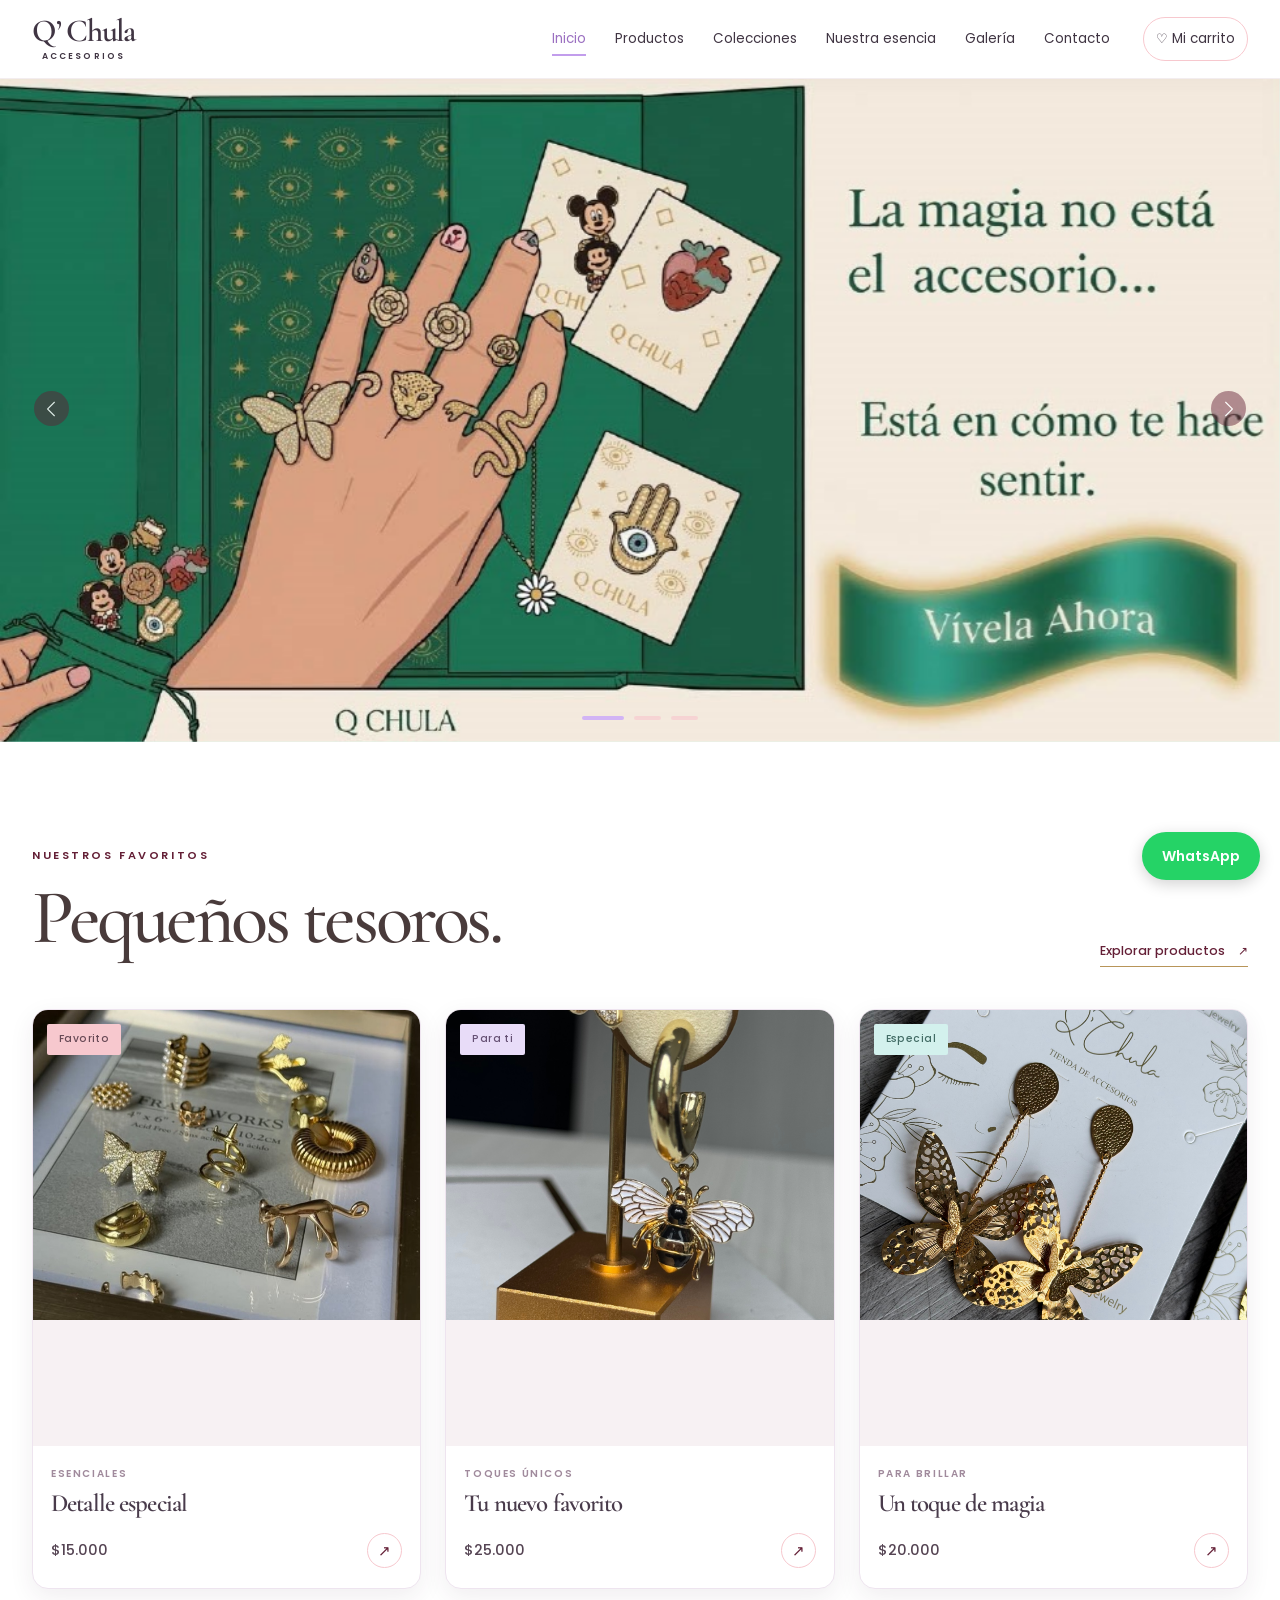
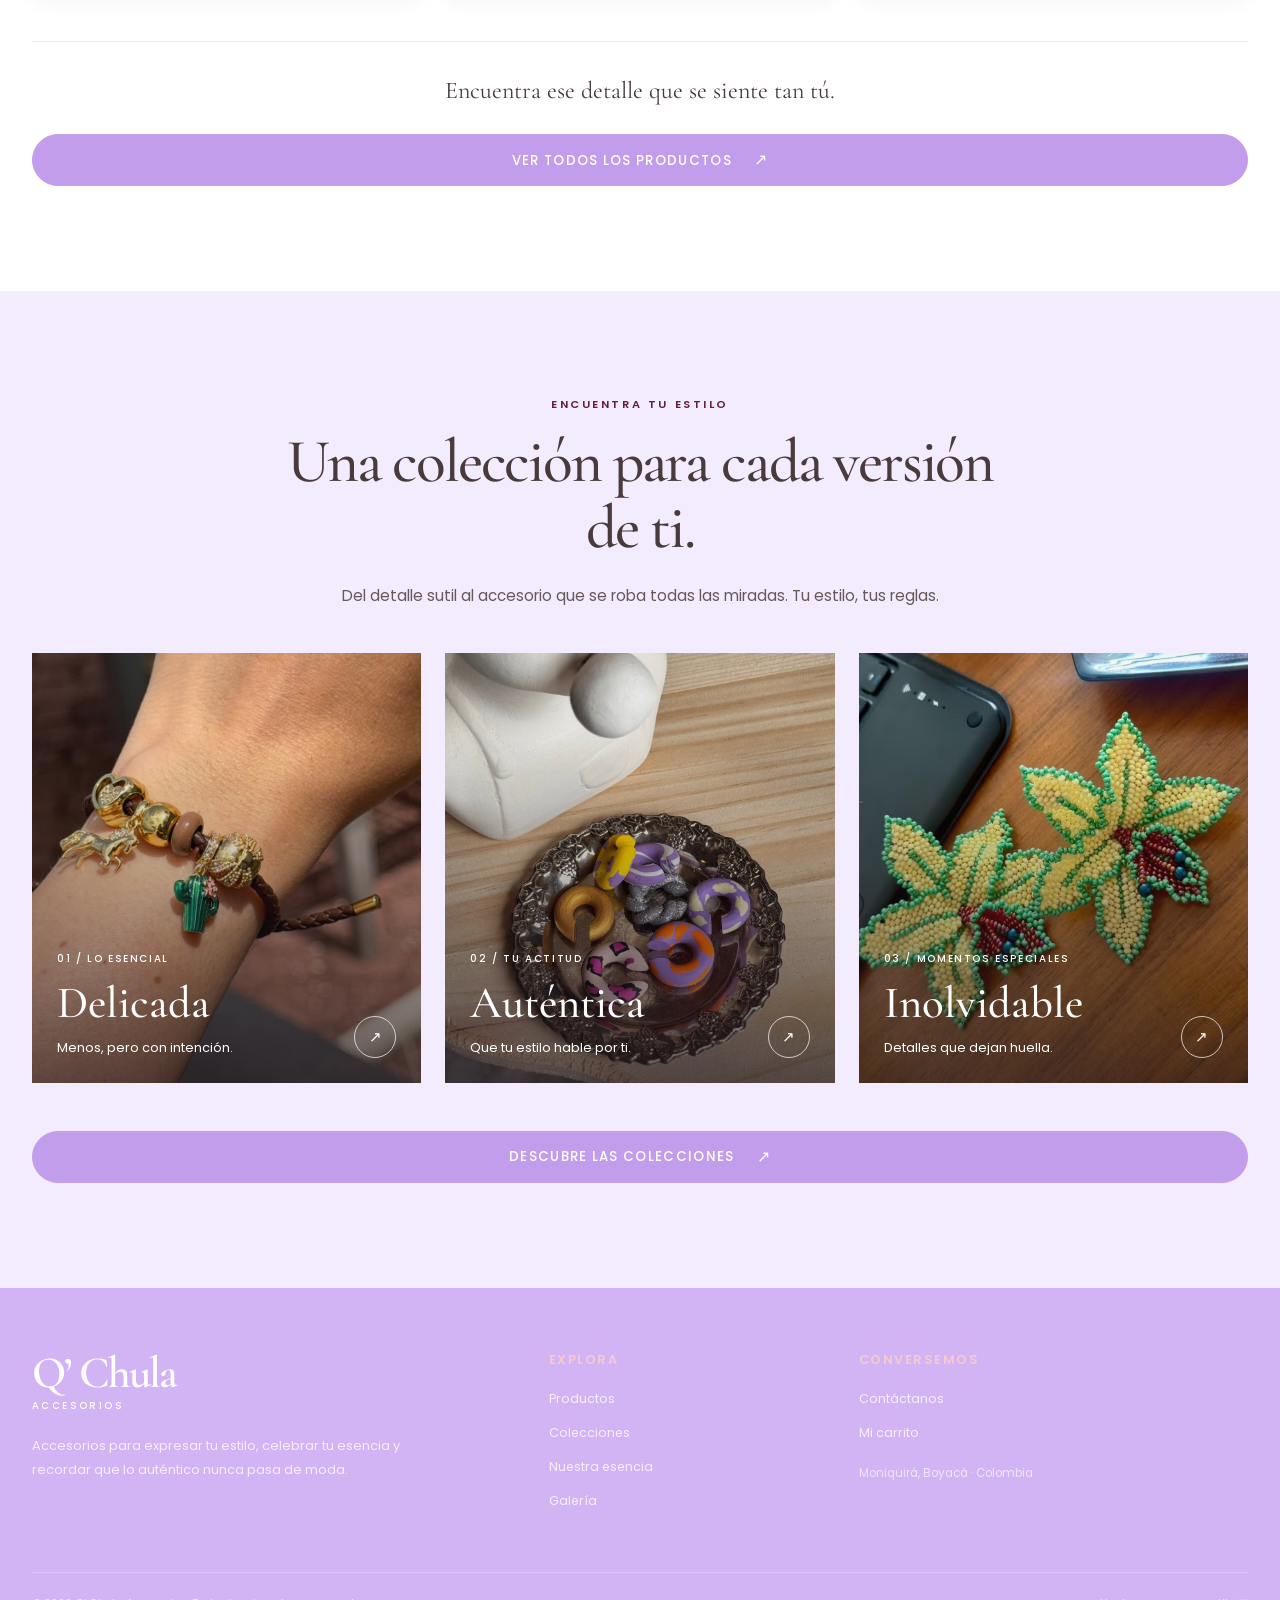
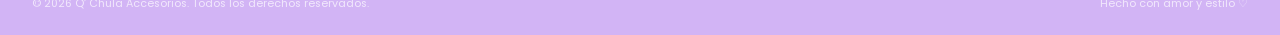
<file: index.html>
<!DOCTYPE html>
<html lang="es">

<head>
    <meta charset="UTF-8">
    <meta name="viewport" content="width=device-width, initial-scale=1.0">
    <meta name="theme-color" content="#FFFAF7">

    <title>Q’ Chula Accesorios | Tu estilo, tu esencia</title>

    <meta name="description"
          content="Descubre los accesorios de Q’ Chula. Encuentra tus favoritos y expresa tu estilo con piezas que reflejan tu esencia.">

    <!-- Bootstrap -->
    <link rel="stylesheet" href="css/bootstrap.min.css">

    <!-- Tipografías -->
    <link rel="preconnect" href="https://fonts.googleapis.com">
    <link rel="preconnect" href="https://fonts.gstatic.com" crossorigin>

    <link href="https://fonts.googleapis.com/css2?family=Cormorant+Garamond:wght@400;500;600;700&family=Poppins:wght@300;400;500;600;700&display=swap"
          rel="stylesheet">

    <!-- Estilos de Q'Chula -->
    <link rel="stylesheet" href="css/style.css">
</head>

<body>

    <!--MENÚ DE NAVEGACIÓN-->

    <header>
        <nav class="navbar navbar-expand-lg navbar-light fixed-top navbar-qchula">

            <div class="container">

                <a class="navbar-brand" href="index.html">
                    Q’ Chula
                    <span>ACCESORIOS</span>
                </a>

                <button class="navbar-toggler"
                        type="button"
                        data-bs-toggle="collapse"
                        data-bs-target="#menuQChula"
                        aria-controls="menuQChula"
                        aria-expanded="false"
                        aria-label="Abrir menú">

                    <span class="navbar-toggler-icon"></span>

                </button>

                <div class="collapse navbar-collapse" id="menuQChula">

                    <ul class="navbar-nav ms-auto align-items-lg-center">

                        <li class="nav-item">
                            <a class="nav-link active"
                               href="index.html"
                               aria-current="page">
                                Inicio
                            </a>
                        </li>

                        <li class="nav-item">
                            <a class="nav-link" href="productos.html">
                                Productos
                            </a>
                        </li>

                        <li class="nav-item">
                            <a class="nav-link" href="colecciones.html">
                                Colecciones
                            </a>
                        </li>

                        <li class="nav-item">
                            <a class="nav-link" href="historia.html">
                                Nuestra esencia
                            </a>
                        </li>

                        <li class="nav-item">
                            <a class="nav-link" href="galeria.html">
                                Galería
                            </a>
                        </li>

                        <li class="nav-item">
                            <a class="nav-link" href="contacto.html">
                                Contacto
                            </a>
                        </li>

                        <li class="nav-item ms-lg-3">
                            <a class="nav-link nav-carrito"
                               href="carrito.html">
                                ♡ Mi carrito
                            </a>
                        </li>

                    </ul>

                </div>
            </div>
        </nav>
    </header>


    <!--BANNER CARRUSEL-->

    <main>

        <section id="inicio"
                 class="banner-carrusel"
                 aria-label="Presentación de Q’ Chula">

            <div id="carruselQChula"
                 class="carousel slide carousel-fade"
                 data-bs-ride="carousel"
                 data-bs-interval="4500">

                <!-- Indicadores -->

                <div class="carousel-indicators">

                    <button type="button"
                            data-bs-target="#carruselQChula"
                            data-bs-slide-to="0"
                            class="active"
                            aria-current="true"
                            aria-label="Primera diapositiva">
                    </button>

                    <button type="button"
                            data-bs-target="#carruselQChula"
                            data-bs-slide-to="1"
                            aria-label="Segunda diapositiva">
                    </button>

                    <button type="button"
                            data-bs-target="#carruselQChula"
                            data-bs-slide-to="2"
                            aria-label="Tercera diapositiva">
                    </button>

                </div>


                <!-- Imágenes del carrusel -->

                <div class="carousel-inner">

                    <!-- Primer banner -->

                    <div class="carousel-item active">

                        <img src="img/bannerqchula.jpg"
                             class="d-block w-100"
                             alt="Banner principal de Q’ Chula Accesorios">

                        <a href="productos.html"
                           class="boton-invisible-banner"
                           aria-label="Descubrir productos">
                        </a>

                    </div>


                    <!-- Segundo banner -->

                    <div class="carousel-item">

                        <img src="img/Untitled design (2).jpg"
                             class="d-block w-100"
                             alt="Colección de accesorios Q’ Chula"
                             loading="lazy">

                        <div class="carousel-caption caption-qchula">

                            <p class="banner-etiqueta">
                                TU MOMENTO, TU ESTILO
                            </p>

                            <h2>Brilla a tu manera.</h2>

                            <p class="banner-descripcion">
                                Encuentra ese detalle que transforma tu look.
                            </p>

                            <a href="productos.html" class="btn-qchula">
                                DESCUBRE MÁS <span>↗</span>
                            </a>

                        </div>

                    </div>


                    <!-- Tercer banner -->

                    <div class="carousel-item">

                        <img src="img/Untitled design (1).jpg"
                             class="d-block w-100"
                             alt="Estilo auténtico de Q’ Chula Accesorios"
                             loading="lazy">

                        <div class="carousel-caption caption-qchula">

                            <p class="banner-etiqueta">
                                AUTÉNTICA POR NATURALEZA
                            </p>

                            <h2>Tu esencia no se copia.</h2>

                            <p class="banner-descripcion">
                                Elige accesorios que cuenten tu propia historia.
                            </p>

                            <a href="historia.html" class="btn-qchula">
                                CONÓCENOS <span>↗</span>
                            </a>

                        </div>

                    </div>

                </div>


                <!-- Controles del carrusel -->

                <button class="carousel-control-prev"
                        type="button"
                        data-bs-target="#carruselQChula"
                        data-bs-slide="prev"
                        aria-label="Banner anterior">

                    <span class="carousel-control-prev-icon"
                          aria-hidden="true">
                    </span>

                </button>

                <button class="carousel-control-next"
                        type="button"
                        data-bs-target="#carruselQChula"
                        data-bs-slide="next"
                        aria-label="Banner siguiente">

                    <span class="carousel-control-next-icon"
                          aria-hidden="true">
                    </span>

                </button>

            </div>

        </section>


        <!--PRODUCTOS DESTACADOS-->

        <section id="productos" class="productos seccion-espaciada">

            <div class="container">

                <div class="section-heading">

                    <div>

                        <p class="section-subtitle">
                            NUESTROS FAVORITOS
                        </p>

                        <h1>Pequeños tesoros.</h1>

                    </div>

                    <a href="productos.html" class="enlace-elegante">
                        Explorar productos <span>↗</span>
                    </a>

                </div>


                <div class="row g-4">

                    <!-- Producto 1 -->

                    <div class="col-12 col-sm-6 col-lg-4">

                        <article class="producto-card">

                            <div class="producto-imagen">

                                <span class="producto-etiqueta">
                                    Favorito
                                </span>

                                <img src="img/qchula1.jpg"
                                     alt="Accesorio destacado de Q’ Chula"
                                     loading="lazy">

                                <button class="producto-accion"
                                        type="button"
                                        onclick="agregarAlCarrito('Producto 1', 15000, 'img/qchula1.jpg')">

                                    Añadir al carrito +

                                </button>

                            </div>

                            <div class="producto-contenido">

                                <p class="producto-categoria">
                                    ESENCIALES
                                </p>

                                <h2>Detalle especial</h2>

                                <div class="producto-abajo">

                                    <p class="precio-producto">
                                        $15.000
                                    </p>

                                    <a href="contacto.html"
                                       class="producto-consulta"
                                       aria-label="Consultar por el producto 1">
                                        ↗
                                    </a>

                                </div>

                            </div>

                        </article>

                    </div>


                    <!-- Producto 2 -->

                    <div class="col-12 col-sm-6 col-lg-4">

                        <article class="producto-card">

                            <div class="producto-imagen">

                                <span class="producto-etiqueta producto-etiqueta-lila">
                                    Para ti
                                </span>

                                <img src="img/Untitled design (18).jpg"
                                     alt="Accesorio de la colección Q’ Chula"
                                     loading="lazy">

                                <button class="producto-accion"
                                        type="button"
                                        onclick="agregarAlCarrito('Producto 2', 25000, 'img/Untitled design (18).jpg')">

                                    Añadir al carrito +

                                </button>

                            </div>

                            <div class="producto-contenido">

                                <p class="producto-categoria">
                                    TOQUES ÚNICOS
                                </p>

                                <h2>Tu nuevo favorito</h2>

                                <div class="producto-abajo">

                                    <p class="precio-producto">
                                        $25.000
                                    </p>

                                    <a href="contacto.html"
                                       class="producto-consulta"
                                       aria-label="Consultar por el producto 2">
                                        ↗
                                    </a>

                                </div>

                            </div>

                        </article>

                    </div>


                    <!-- Producto 3 -->

                    <div class="col-12 col-sm-6 col-lg-4">

                        <article class="producto-card">

                            <div class="producto-imagen">

                                <span class="producto-etiqueta producto-etiqueta-menta">
                                    Especial
                                </span>

                                <img src="img/Untitled design (5).jpg"
                                     alt="Accesorio especial de Q’ Chula"
                                     loading="lazy">

                                <button class="producto-accion"
                                        type="button"
                                        onclick="agregarAlCarrito('Producto 3', 20000, 'img/Untitled design (5).jpg')">

                                    Añadir al carrito +

                                </button>

                            </div>

                            <div class="producto-contenido">

                                <p class="producto-categoria">
                                    PARA BRILLAR
                                </p>

                                <h2>Un toque de magia</h2>

                                <div class="producto-abajo">

                                    <p class="precio-producto">
                                        $20.000
                                    </p>

                                    <a href="contacto.html"
                                       class="producto-consulta"
                                       aria-label="Consultar por el producto 3">
                                        ↗
                                    </a>

                                </div>

                            </div>

                        </article>

                    </div>

                </div>


                <!-- Cierre de productos -->

                <div class="productos-final">

                    <p>
                        Encuentra ese detalle que se siente tan tú.
                    </p>

                    <a href="productos.html"
                       class="btn-qchula btn-qchula-oscuro">

                        VER TODOS LOS PRODUCTOS <span>↗</span>

                    </a>

                </div>

            </div>

        </section>


        <!-- ================================
             3. COLECCIONES
        ================================= -->

        <section id="coleccion" class="colecciones seccion-espaciada">

            <div class="container">

                <div class="coleccion-intro text-center">

                    <p class="section-subtitle">
                        ENCUENTRA TU ESTILO
                    </p>

                    <h2>Una colección para cada versión de ti.</h2>

                    <p class="section-description">
                        Del detalle sutil al accesorio que se roba todas
                        las miradas. Tu estilo, tus reglas.
                    </p>

                </div>


                <div class="row g-4 coleccion-grid">

                    <!-- Colección Delicada -->

                    <div class="col-12 col-md-4">

                        <a href="colecciones.html"
                           class="coleccion-tarjeta">

                            <img src="img/pic016.jpeg"
                                 alt="Accesorios delicados"
                                 loading="lazy">

                            <div class="coleccion-overlay">

                                <span>01 / LO ESENCIAL</span>

                                <h3>Delicada</h3>

                                <p>Menos, pero con intención.</p>

                                <span class="coleccion-flecha">↗</span>

                            </div>

                        </a>

                    </div>


                    <!-- Colección Auténtica -->

                    <div class="col-12 col-md-4">

                        <a href="colecciones.html"
                           class="coleccion-tarjeta">

                            <img src="img/Untitled design (14).jpg"
                                 alt="Accesorios para un estilo único"
                                 loading="lazy">

                            <div class="coleccion-overlay">

                                <span>02 / TU ACTITUD</span>

                                <h3>Auténtica</h3>

                                <p>Que tu estilo hable por ti.</p>

                                <span class="coleccion-flecha">↗</span>

                            </div>

                        </a>

                    </div>


                    <!-- Colección Inolvidable -->

                    <div class="col-12 col-md-4">

                        <a href="colecciones.html"
                           class="coleccion-tarjeta">

                            <img src="img/pic002.jpeg"
                                 alt="Accesorios para ocasiones especiales"
                                 loading="lazy">

                            <div class="coleccion-overlay">

                                <span>03 / MOMENTOS ESPECIALES</span>

                                <h3>Inolvidable</h3>

                                <p>Detalles que dejan huella.</p>

                                <span class="coleccion-flecha">↗</span>

                            </div>

                        </a>

                    </div>

                </div>


                <div class="text-center mt-5">

                    <a href="colecciones.html"
                       class="btn-qchula btn-qchula-oscuro">

                        DESCUBRE LAS COLECCIONES <span>↗</span>

                    </a>

                </div>

            </div>

        </section>

    </main>


    <!-- ================================
         PIE DE PÁGINA
    ================================= -->

    <footer class="footer-qchula">

        <div class="container">

            <div class="row gy-4 align-items-start">

                <!-- Marca -->

                <div class="col-12 col-lg-5">

                    <a href="index.html" class="footer-marca">
                        Q’ Chula
                        <span>ACCESORIOS</span>
                    </a>

                    <p class="footer-descripcion">
                        Accesorios para expresar tu estilo, celebrar tu esencia
                        y recordar que lo auténtico nunca pasa de moda.
                    </p>

                </div>


                <!-- Enlaces -->

                <div class="col-6 col-lg-3">

                    <h3>Explora</h3>

                    <ul class="footer-enlaces">

                        <li>
                            <a href="productos.html">Productos</a>
                        </li>

                        <li>
                            <a href="colecciones.html">Colecciones</a>
                        </li>

                        <li>
                            <a href="historia.html">Nuestra esencia</a>
                        </li>

                        <li>
                            <a href="galeria.html">Galería</a>
                        </li>

                    </ul>

                </div>


                <!-- Contacto -->

                <div class="col-6 col-lg-4">

                    <h3>Conversemos</h3>

                    <ul class="footer-enlaces">

                        <li>
                            <a href="contacto.html">Contáctanos</a>
                        </li>

                        <li>
                            <a href="carrito.html">Mi carrito</a>
                        </li>

                    </ul>

                    <p class="footer-nota">
                        Moniquirá, Boyacá · Colombia
                    </p>

                </div>

            </div>


            <!-- Créditos -->

            <div class="footer-final">

                <p>
                    © 2026 Q’ Chula Accesorios. Todos los derechos reservados.
                </p>

                <p>Hecho con amor y estilo ♡</p>

            </div>

        </div>

    </footer>


    <!-- Scripts -->

    <script src="js/bootstrap.bundle.min.js"></script>
    <script src="js/script.js"></script>

  <!-- Aquí termina el contenido de tu página -->

  <!-- Botón flotante de WhatsApp -->
  <a
    href="https://wa.me/573227495239?text=Hola%2C%20quiero%20informaci%C3%B3n%20sobre%20Q%27%20Chula%20Accesorios"
    class="whatsapp-float"
    target="_blank"
    rel="noopener noreferrer"
    aria-label="Contactar por WhatsApp"
  >
    <span>WhatsApp</span>
  </a>

</body>
</html>
</file>
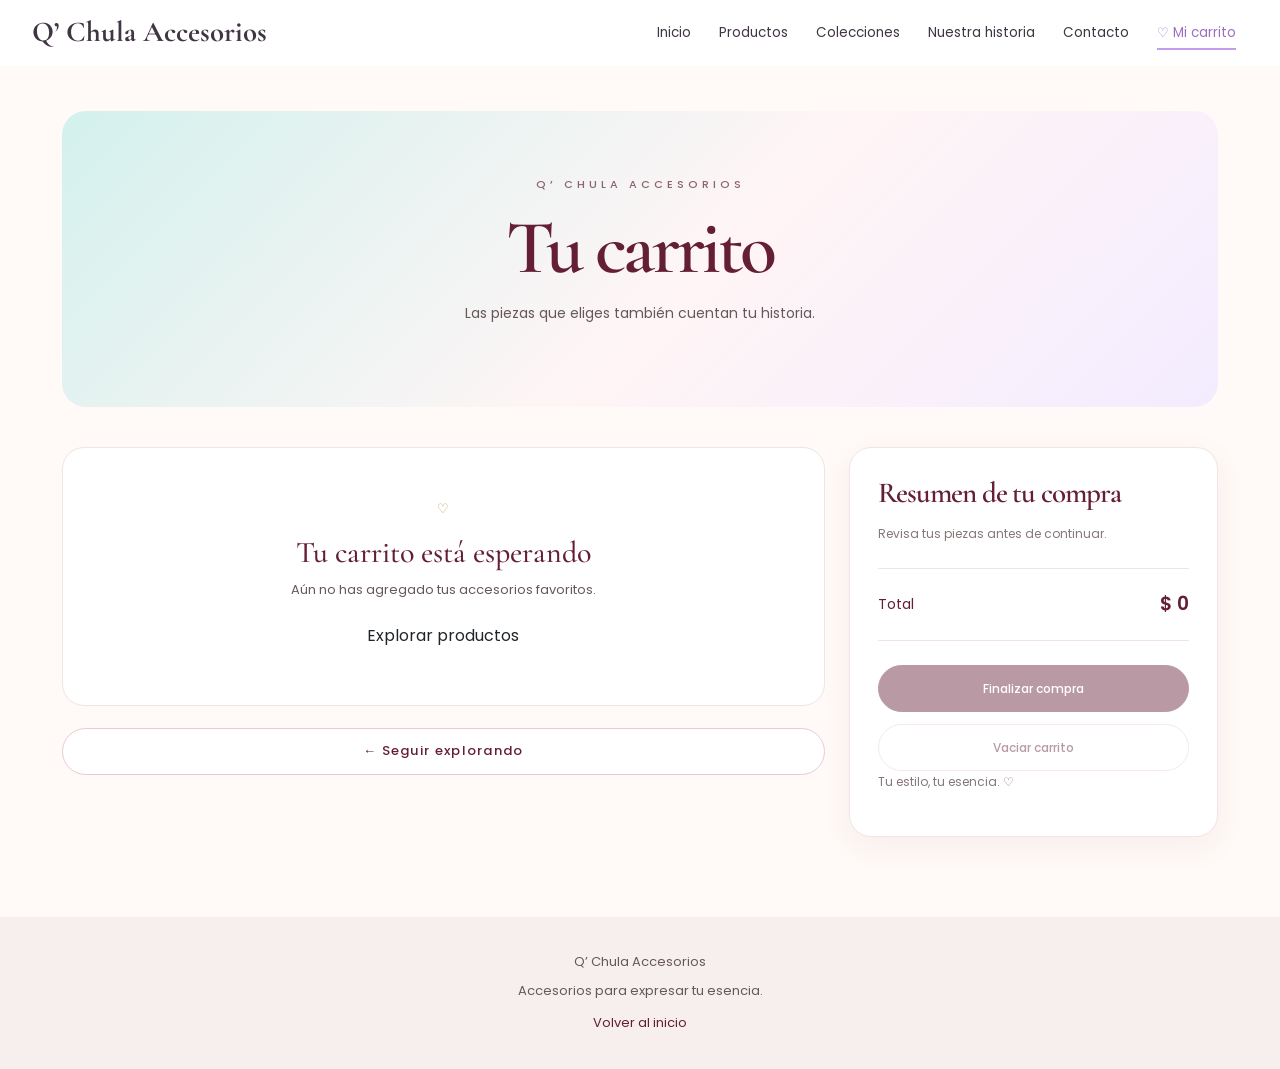
<file: carrito.html>
<!DOCTYPE html>
<html lang="es">

<head>
    <meta charset="UTF-8">
    <meta name="viewport" content="width=device-width, initial-scale=1.0">
    <meta name="theme-color" content="#FFFAF7">

    <meta name="description"
          content="Revisa tus accesorios favoritos de Q’Chula y prepara tu pedido. Piezas para expresar tu esencia.">

    <title>Mi carrito | Q’Chula Accesorios</title>

    <!-- Bootstrap -->
    <link rel="stylesheet" href="css/bootstrap.min.css">

    <!-- Tipografías -->
    <link rel="preconnect" href="https://fonts.googleapis.com">
    <link rel="preconnect" href="https://fonts.gstatic.com" crossorigin>

    <link href="https://fonts.googleapis.com/css2?family=Cormorant+Garamond:wght@400;500;600;700&family=Poppins:wght@300;400;500;600&display=swap"
          rel="stylesheet">

    <!-- Estilos de Q'Chula -->
    <link rel="stylesheet" href="css/style.css">
</head>

<body>

    <!-- =================================
         NAVEGACIÓN
    ================================== -->

    <header>
        <nav class="navbar navbar-expand-lg">
            <div class="container">

                <a class="navbar-brand" href="index.html"
                   aria-label="Q’Chula Accesorios, ir al inicio">
                    Q’ Chula Accesorios
                </a>

                <button class="navbar-toggler"
                        type="button"
                        data-bs-toggle="collapse"
                        data-bs-target="#menuPrincipal"
                        aria-controls="menuPrincipal"
                        aria-expanded="false"
                        aria-label="Abrir o cerrar el menú">

                    <span class="navbar-toggler-icon"></span>
                </button>

                <div class="collapse navbar-collapse" id="menuPrincipal">

                    <ul class="navbar-nav ms-auto align-items-lg-center">

                        <li class="nav-item">
                            <a class="nav-link" href="index.html">
                                Inicio
                            </a>
                        </li>

                        <li class="nav-item">
                            <a class="nav-link" href="index.html#productos">
                                Productos
                            </a>
                        </li>

                        <li class="nav-item">
                            <a class="nav-link" href="index.html#coleccion">
                                Colecciones
                            </a>
                        </li>

                        <li class="nav-item">
                            <a class="nav-link" href="index.html#historia">
                                Nuestra historia
                            </a>
                        </li>

                        <li class="nav-item">
                            <a class="nav-link" href="contacto.html">
                                Contacto
                            </a>
                        </li>

                        <li class="nav-item">
                            <a class="nav-link active"
                               href="carrito.html"
                               aria-current="page">
                                ♡ Mi carrito
                                <span id="contadorCarrito" hidden>0</span>
                            </a>
                        </li>

                    </ul>
                </div>
            </div>
        </nav>
    </header>


    <!-- =================================
         CONTENIDO PRINCIPAL
    ================================== -->

    <main>

        <section class="container py-5">

            <!-- Encabezado -->

            <div class="text-center mb-5">

                <p>Q’ CHULA ACCESORIOS</p>

                <h1>Tu carrito</h1>

                <p>
                    Las piezas que eliges también cuentan tu historia.
                </p>

            </div>


            <!-- Productos y resumen -->

            <div class="row g-4 align-items-start">

                <!-- Lista de productos -->

                <div class="col-lg-8">

                    <div id="listaCarrito"
                         aria-live="polite"
                         aria-label="Productos de tu carrito">

                    </div>

                    <a href="index.html#productos"
                       class="btn-qchula">

                        ← Seguir explorando

                    </a>

                </div>


                <!-- Resumen de compra -->

                <div class="col-lg-4">

                    <aside class="resumen-carrito"
                           aria-labelledby="tituloResumen">

                        <h2 id="tituloResumen">
                            Resumen de tu compra
                        </h2>

                        <p>
                            Revisa tus piezas antes de continuar.
                        </p>


                        <!-- Total -->

                        <div class="total-carrito">

                            <span>Total</span>

                            <strong id="totalCarrito">
                                $0
                            </strong>

                        </div>


                        <!-- Finalizar pedido -->

                        <button type="button"
                                id="finalizarPedido"
                                class="btn-comprar">

                            Finalizar compra

                        </button>


                        <!-- Vaciar carrito -->

                        <button type="button"
                                id="vaciarCarrito"
                                class="btn-vaciar">

                            Vaciar carrito

                        </button>


                        <p class="carrito-aclaracion">
                            Tu estilo, tu esencia. ♡
                        </p>

                    </aside>

                </div>

            </div>

        </section>

    </main>


    <!-- =================================
         PIE DE PÁGINA
    ================================== -->

    <footer>

        <p>Q’ Chula Accesorios</p>

        <p>
            Accesorios para expresar tu esencia.
        </p>

        <a href="index.html">
            Volver al inicio
        </a>

    </footer>


    <!-- =================================
         NOTIFICACIONES
    ================================== -->

    <div id="notificacionQChula"
         class="notificacion-qchula"
         role="status"
         aria-live="polite"
         hidden>
    </div>


    <!-- =================================
         SCRIPTS
    ================================== -->

    <script src="js/bootstrap.bundle.min.js"></script>
    <script src="js/script.js"></script>

</body>

</html>
</file>
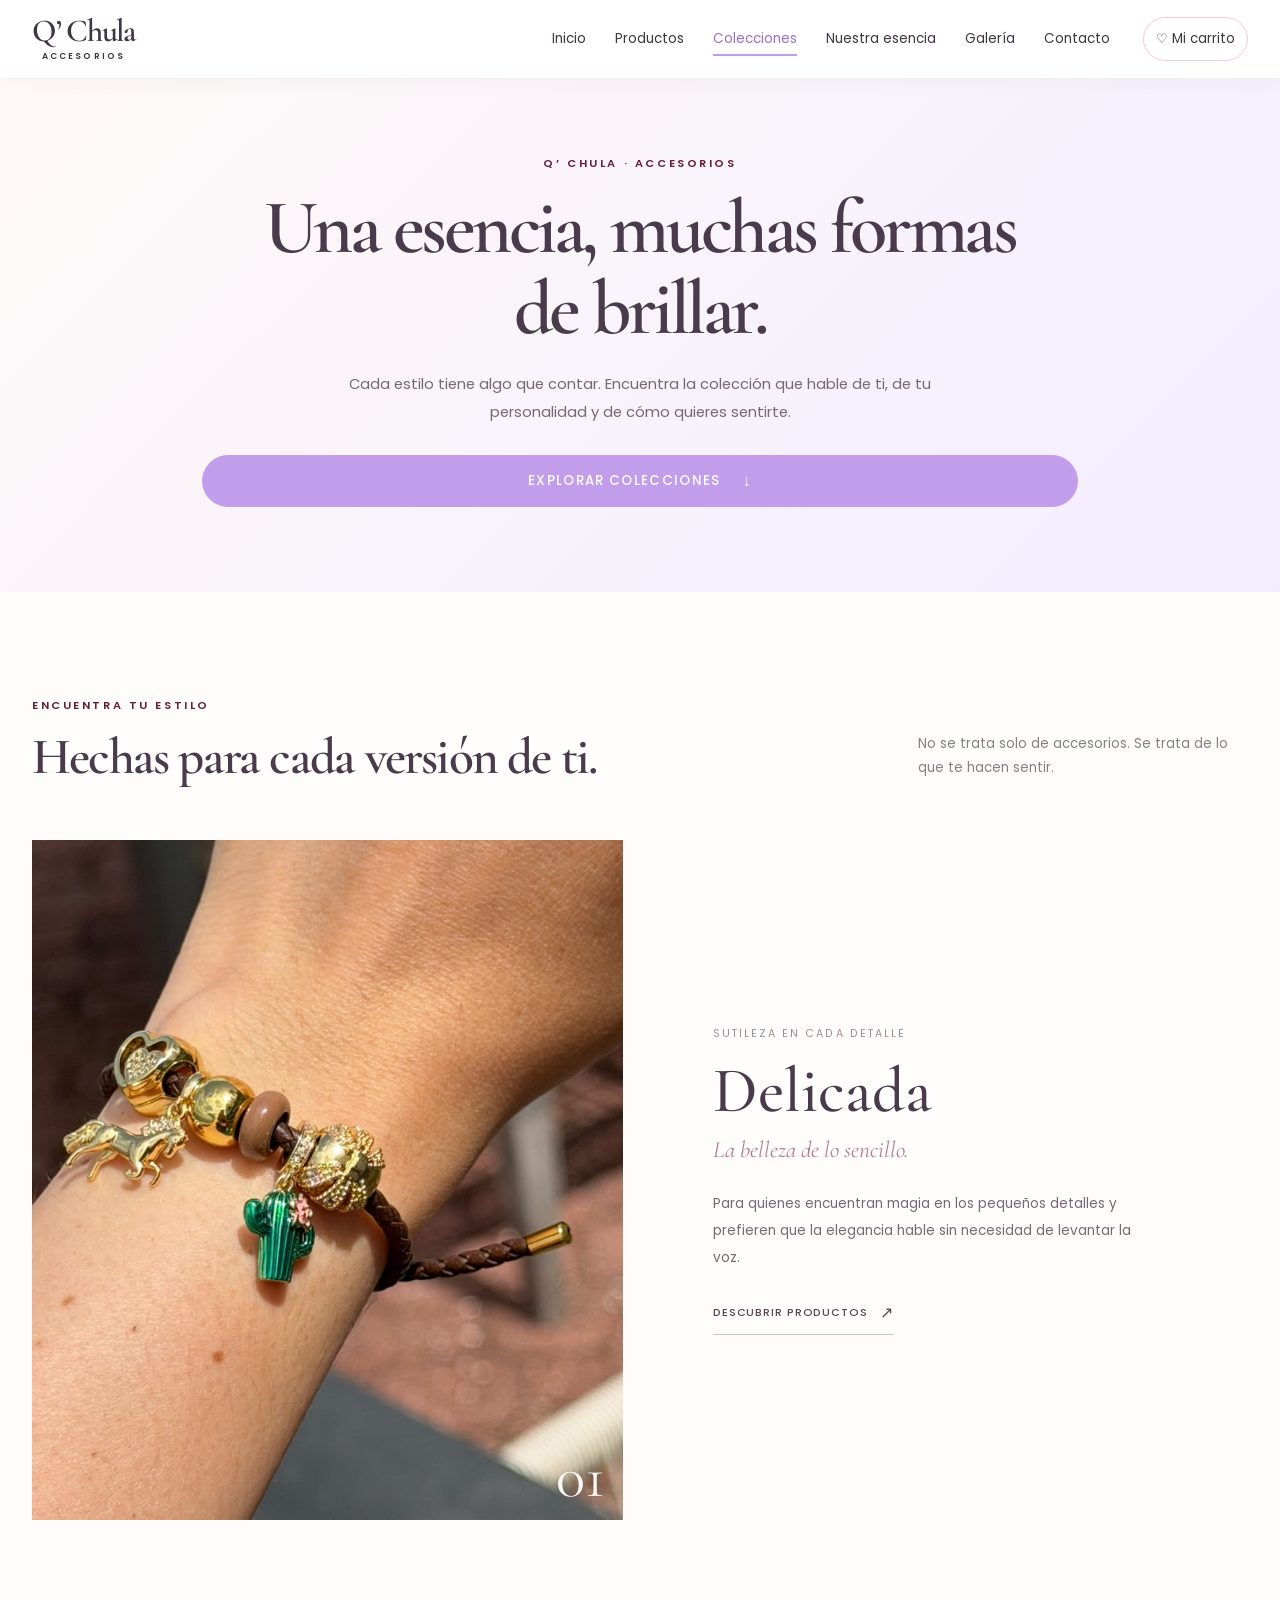
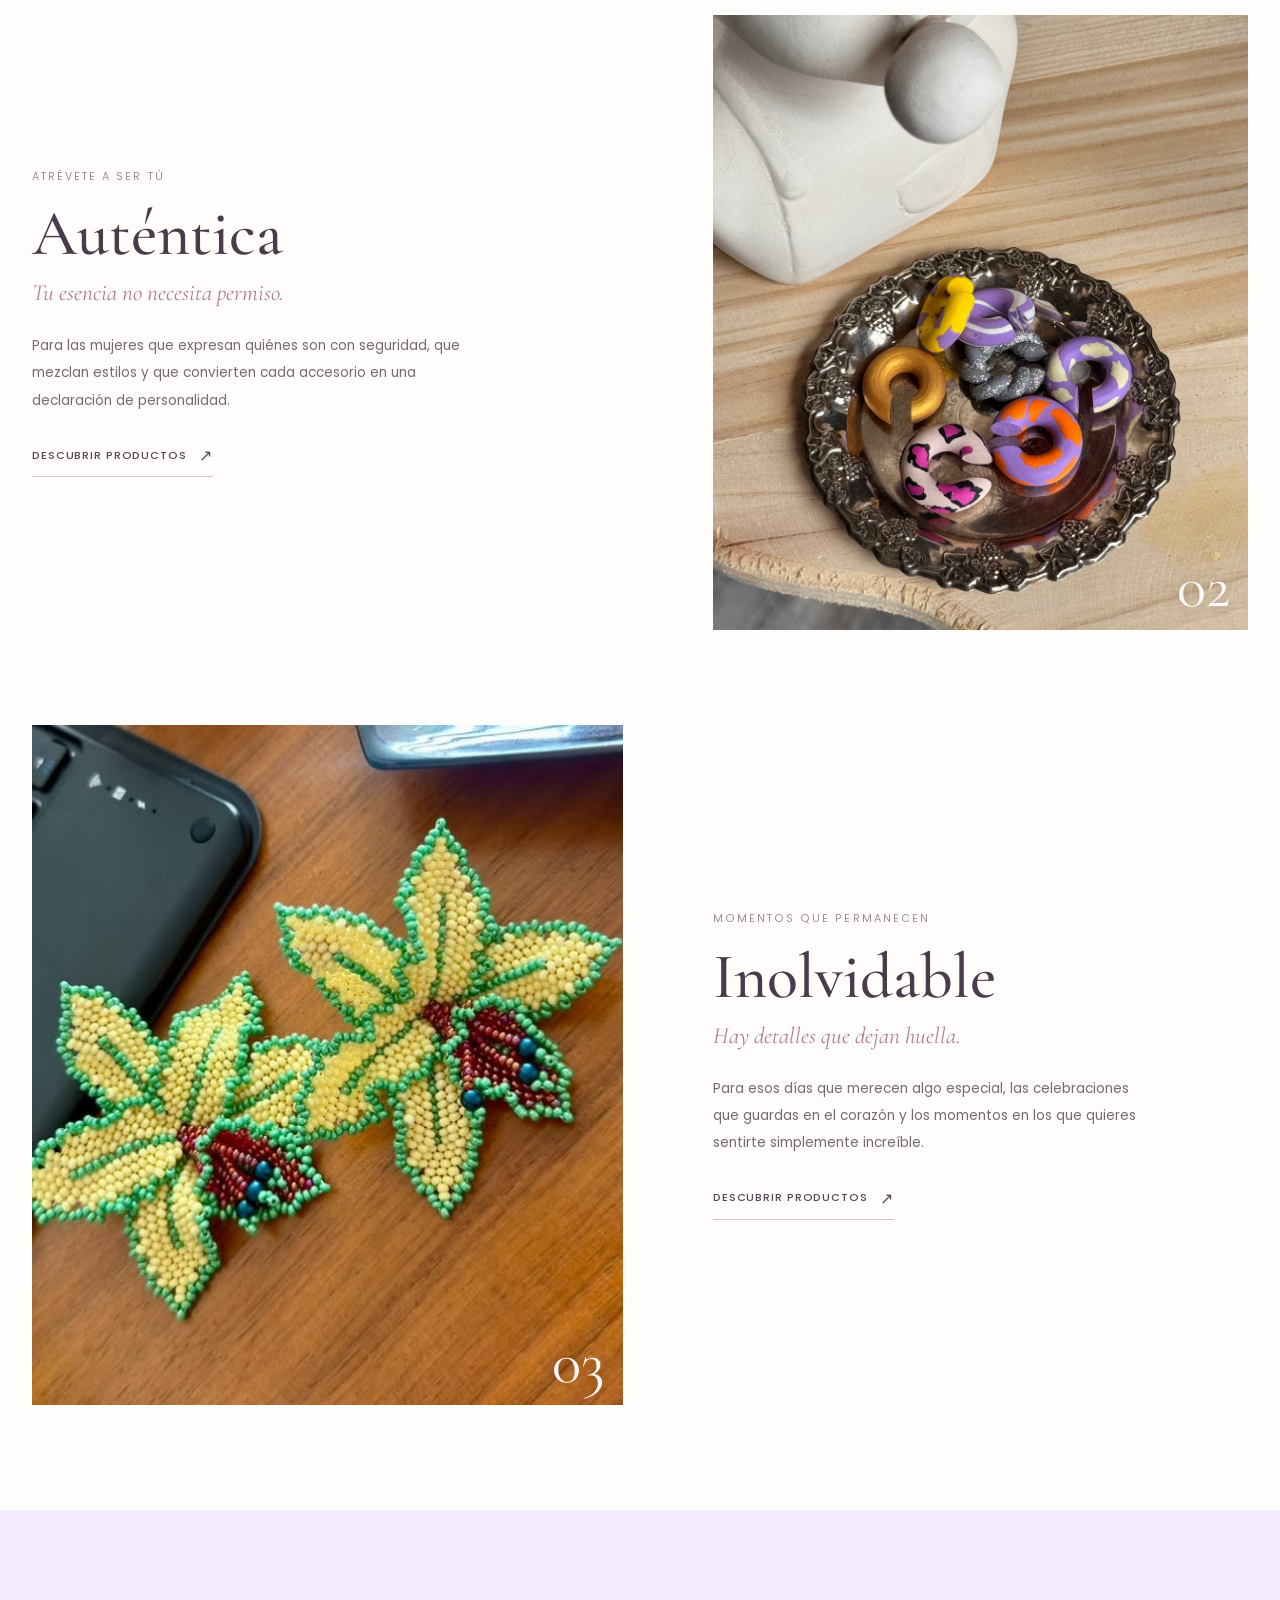
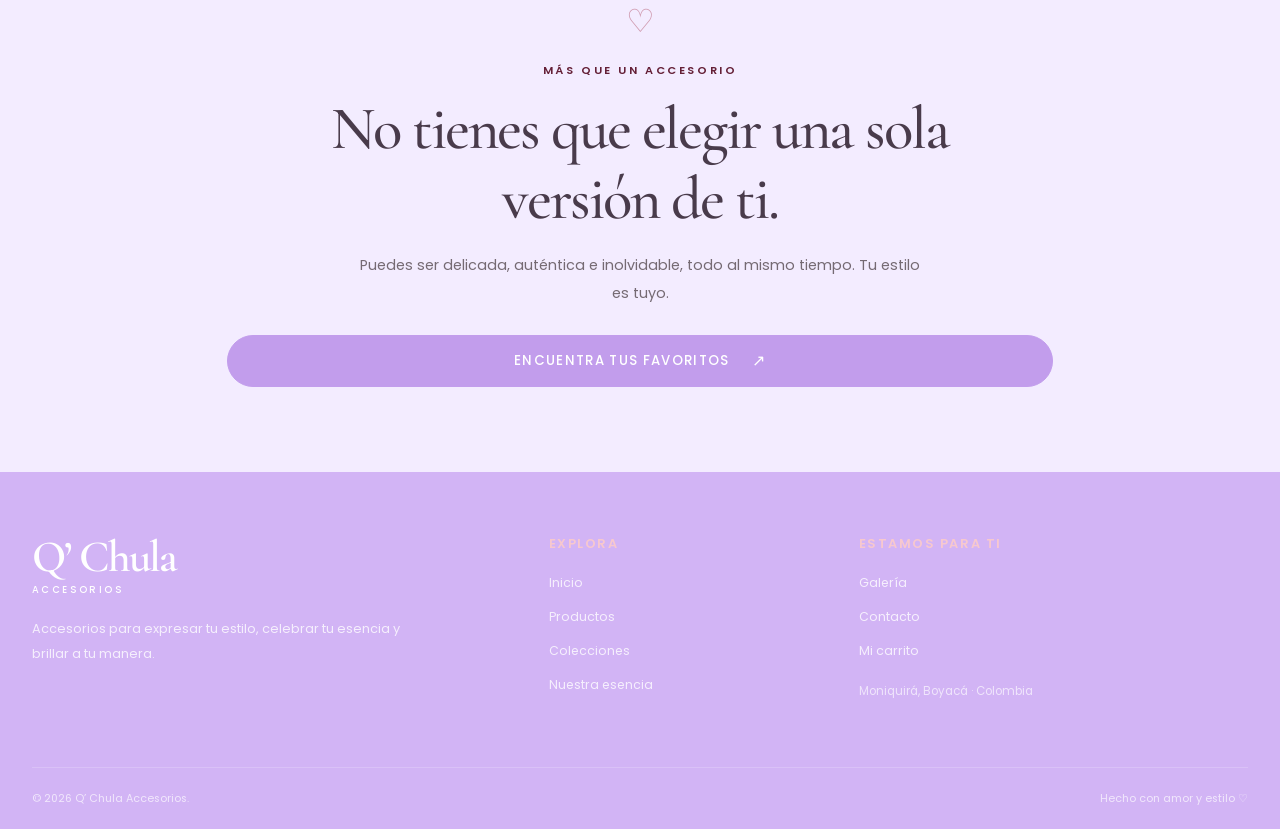
<file: colecciones.html>
<!DOCTYPE html>
<html lang="es">

<head>
    <meta charset="UTF-8">
    <meta name="viewport" content="width=device-width, initial-scale=1.0">
    <meta name="theme-color" content="#FFFAF7">

    <title>Colecciones | Q’ Chula Accesorios</title>

    <meta name="description"
          content="Descubre las colecciones de Q’ Chula y encuentra accesorios que conecten con tu estilo y esencia.">

    <!-- Bootstrap -->
    <link rel="stylesheet" href="css/bootstrap.min.css">

    <!-- Tipografías -->
    <link rel="preconnect" href="https://fonts.googleapis.com">
    <link rel="preconnect" href="https://fonts.gstatic.com" crossorigin>

    <link href="https://fonts.googleapis.com/css2?family=Cormorant+Garamond:wght@400;500;600;700&family=Poppins:wght@300;400;500;600;700&display=swap"
          rel="stylesheet">

    <!-- Estilos de Q'Chula -->
    <link rel="stylesheet" href="css/style.css">
</head>

<body>

    <!-- =================================
         NAVEGACIÓN
    ================================== -->

    <header>

        <nav class="navbar navbar-expand-lg navbar-light fixed-top navbar-qchula">

            <div class="container">

                <a class="navbar-brand" href="index.html">
                    Q’ Chula
                    <span>ACCESORIOS</span>
                </a>

                <button class="navbar-toggler"
                        type="button"
                        data-bs-toggle="collapse"
                        data-bs-target="#menuQChula"
                        aria-controls="menuQChula"
                        aria-expanded="false"
                        aria-label="Abrir menú">

                    <span class="navbar-toggler-icon"></span>

                </button>

                <div class="collapse navbar-collapse" id="menuQChula">

                    <ul class="navbar-nav ms-auto align-items-lg-center">

                        <li class="nav-item">
                            <a class="nav-link" href="index.html">Inicio</a>
                        </li>

                        <li class="nav-item">
                            <a class="nav-link" href="productos.html">Productos</a>
                        </li>

                        <li class="nav-item">
                            <a class="nav-link active"
                               href="colecciones.html"
                               aria-current="page">
                                Colecciones
                            </a>
                        </li>

                        <li class="nav-item">
                            <a class="nav-link" href="historia.html">Nuestra esencia</a>
                        </li>

                        <li class="nav-item">
                            <a class="nav-link" href="galeria.html">Galería</a>
                        </li>

                        <li class="nav-item">
                            <a class="nav-link" href="contacto.html">Contacto</a>
                        </li>

                        <li class="nav-item ms-lg-3">
                            <a class="nav-link nav-carrito" href="carrito.html">
                                ♡ Mi carrito
                            </a>
                        </li>

                    </ul>

                </div>

            </div>

        </nav>

    </header>


    <!-- =================================
         CONTENIDO PRINCIPAL
    ================================== -->

    <main>

        <!-- Presentación -->

        <section class="colecciones-hero">

            <div class="container">

                <p class="section-subtitle">
                    Q’ CHULA · ACCESORIOS
                </p>

                <h1>Una esencia, muchas formas de brillar.</h1>

                <p class="section-description">
                    Cada estilo tiene algo que contar.
                    Encuentra la colección que hable de ti,
                    de tu personalidad y de cómo quieres sentirte.
                </p>

                <a href="#nuestras-colecciones" class="btn-qchula">
                    EXPLORAR COLECCIONES <span>↓</span>
                </a>

            </div>

        </section>


        <!-- Colecciones principales -->

        <section id="nuestras-colecciones"
                 class="colecciones-principales seccion-espaciada">

            <div class="container">

                <div class="colecciones-titulo">

                    <div>

                        <p class="section-subtitle">
                            ENCUENTRA TU ESTILO
                        </p>

                        <h2>Hechas para cada versión de ti.</h2>

                    </div>

                    <p>
                        No se trata solo de accesorios.
                        Se trata de lo que te hacen sentir.
                    </p>

                </div>


                <!-- Colección 1: Delicada -->

                <article class="coleccion-editorial">

                    <div class="coleccion-editorial-imagen">

                        <img src="img/pic016.jpeg"
                             alt="Accesorios de estilo delicado"
                             loading="lazy">

                        <span class="coleccion-numero">01</span>

                    </div>

                    <div class="coleccion-editorial-texto">

                        <p class="coleccion-etiqueta">
                            SUTILEZA EN CADA DETALLE
                        </p>

                        <h3>Delicada</h3>

                        <p class="coleccion-frase">
                            La belleza de lo sencillo.
                        </p>

                        <p class="coleccion-descripcion">
                            Para quienes encuentran magia en los pequeños
                            detalles y prefieren que la elegancia hable
                            sin necesidad de levantar la voz.
                        </p>

                        <a href="productos.html"
                           class="coleccion-enlace">
                            DESCUBRIR PRODUCTOS <span>↗</span>
                        </a>

                    </div>

                </article>


                <!-- Colección 2: Auténtica -->

                <article class="coleccion-editorial coleccion-editorial-invertida">

                    <div class="coleccion-editorial-imagen">

                        <img src="img/Untitled design (14).jpg"
                             alt="Accesorios con personalidad y estilo auténtico"
                             loading="lazy">

                        <span class="coleccion-numero">02</span>

                    </div>

                    <div class="coleccion-editorial-texto">

                        <p class="coleccion-etiqueta">
                            ATRÉVETE A SER TÚ
                        </p>

                        <h3>Auténtica</h3>

                        <p class="coleccion-frase">
                            Tu esencia no necesita permiso.
                        </p>

                        <p class="coleccion-descripcion">
                            Para las mujeres que expresan quiénes son
                            con seguridad, que mezclan estilos y que
                            convierten cada accesorio en una declaración
                            de personalidad.
                        </p>

                        <a href="productos.html"
                           class="coleccion-enlace">
                            DESCUBRIR PRODUCTOS <span>↗</span>
                        </a>

                    </div>

                </article>


                <!-- Colección 3: Inolvidable -->

                <article class="coleccion-editorial">

                    <div class="coleccion-editorial-imagen">

                        <img src="img/pic002.jpeg"
                             alt="Accesorios para momentos especiales"
                             loading="lazy">

                        <span class="coleccion-numero">03</span>

                    </div>

                    <div class="coleccion-editorial-texto">

                        <p class="coleccion-etiqueta">
                            MOMENTOS QUE PERMANECEN
                        </p>

                        <h3>Inolvidable</h3>

                        <p class="coleccion-frase">
                            Hay detalles que dejan huella.
                        </p>

                        <p class="coleccion-descripcion">
                            Para esos días que merecen algo especial,
                            las celebraciones que guardas en el corazón
                            y los momentos en los que quieres sentirte
                            simplemente increíble.
                        </p>

                        <a href="productos.html"
                           class="coleccion-enlace">
                            DESCUBRIR PRODUCTOS <span>↗</span>
                        </a>

                    </div>

                </article>

            </div>

        </section>


        <!-- Mensaje de marca -->

        <section class="colecciones-manifiesto">

            <div class="container text-center">

                <span class="manifiesto-simbolo">♡</span>

                <p class="section-subtitle">
                    MÁS QUE UN ACCESORIO
                </p>

                <h2>
                    No tienes que elegir una sola versión de ti.
                </h2>

                <p class="manifiesto-descripcion">
                    Puedes ser delicada, auténtica e inolvidable,
                    todo al mismo tiempo. Tu estilo es tuyo.
                </p>

                <a href="productos.html" class="btn-qchula">
                    ENCUENTRA TUS FAVORITOS <span>↗</span>
                </a>

            </div>

        </section>

    </main>


    <!-- =================================
         PIE DE PÁGINA
    ================================== -->

    <footer class="footer-qchula">

        <div class="container">

            <div class="row gy-4">

                <div class="col-12 col-lg-5">

                    <a href="index.html" class="footer-marca">
                        Q’ Chula
                        <span>ACCESORIOS</span>
                    </a>

                    <p class="footer-descripcion">
                        Accesorios para expresar tu estilo,
                        celebrar tu esencia y brillar a tu manera.
                    </p>

                </div>

                <div class="col-6 col-lg-3">

                    <h3>Explora</h3>

                    <ul class="footer-enlaces">
                        <li><a href="index.html">Inicio</a></li>
                        <li><a href="productos.html">Productos</a></li>
                        <li><a href="colecciones.html">Colecciones</a></li>
                        <li><a href="historia.html">Nuestra esencia</a></li>
                    </ul>

                </div>

                <div class="col-6 col-lg-4">

                    <h3>Estamos para ti</h3>

                    <ul class="footer-enlaces">
                        <li><a href="galeria.html">Galería</a></li>
                        <li><a href="contacto.html">Contacto</a></li>
                        <li><a href="carrito.html">Mi carrito</a></li>
                    </ul>

                    <p class="footer-nota">
                        Moniquirá, Boyacá · Colombia
                    </p>

                </div>

            </div>

            <div class="footer-final">

                <p>© 2026 Q’ Chula Accesorios.</p>

                <p>Hecho con amor y estilo ♡</p>

            </div>

        </div>

    </footer>


    <!-- Scripts -->

    <script src="js/bootstrap.bundle.min.js"></script>
    <script src="js/script.js"></script>

</body>

</html>
</file>
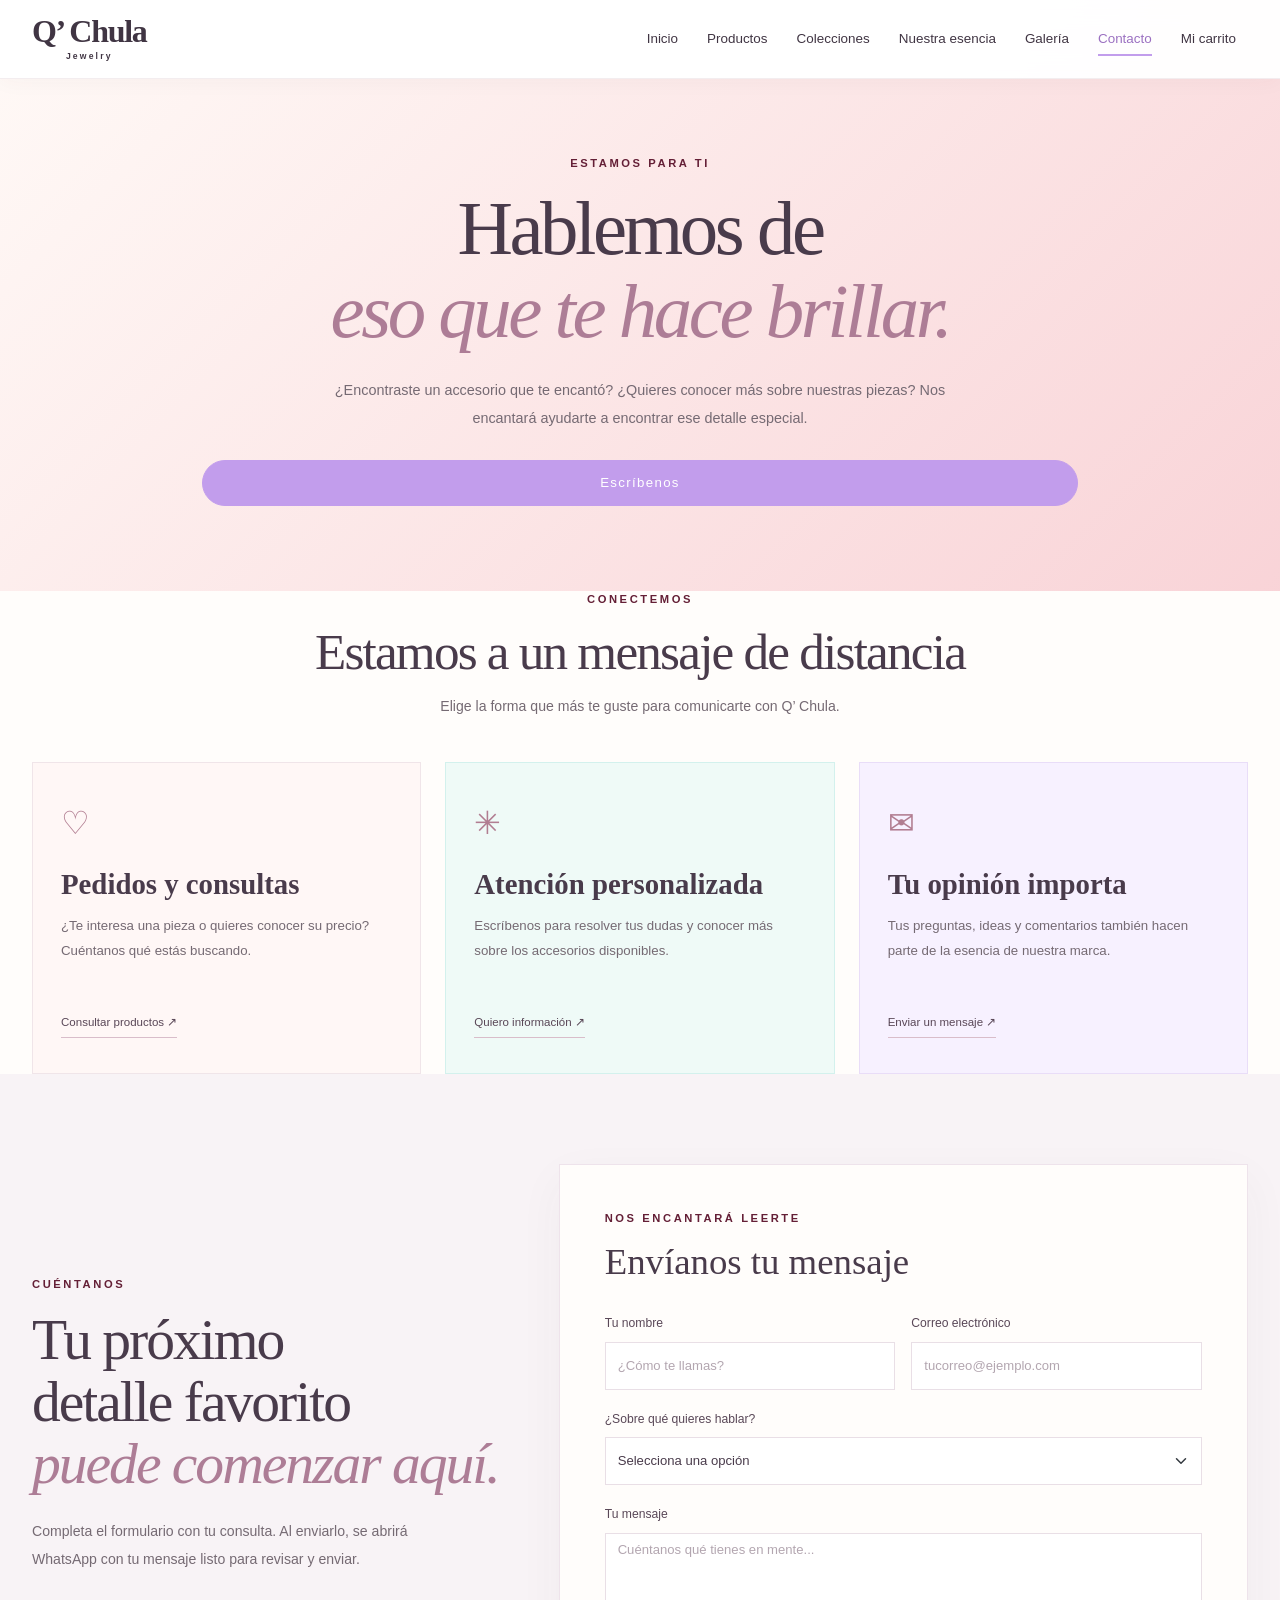
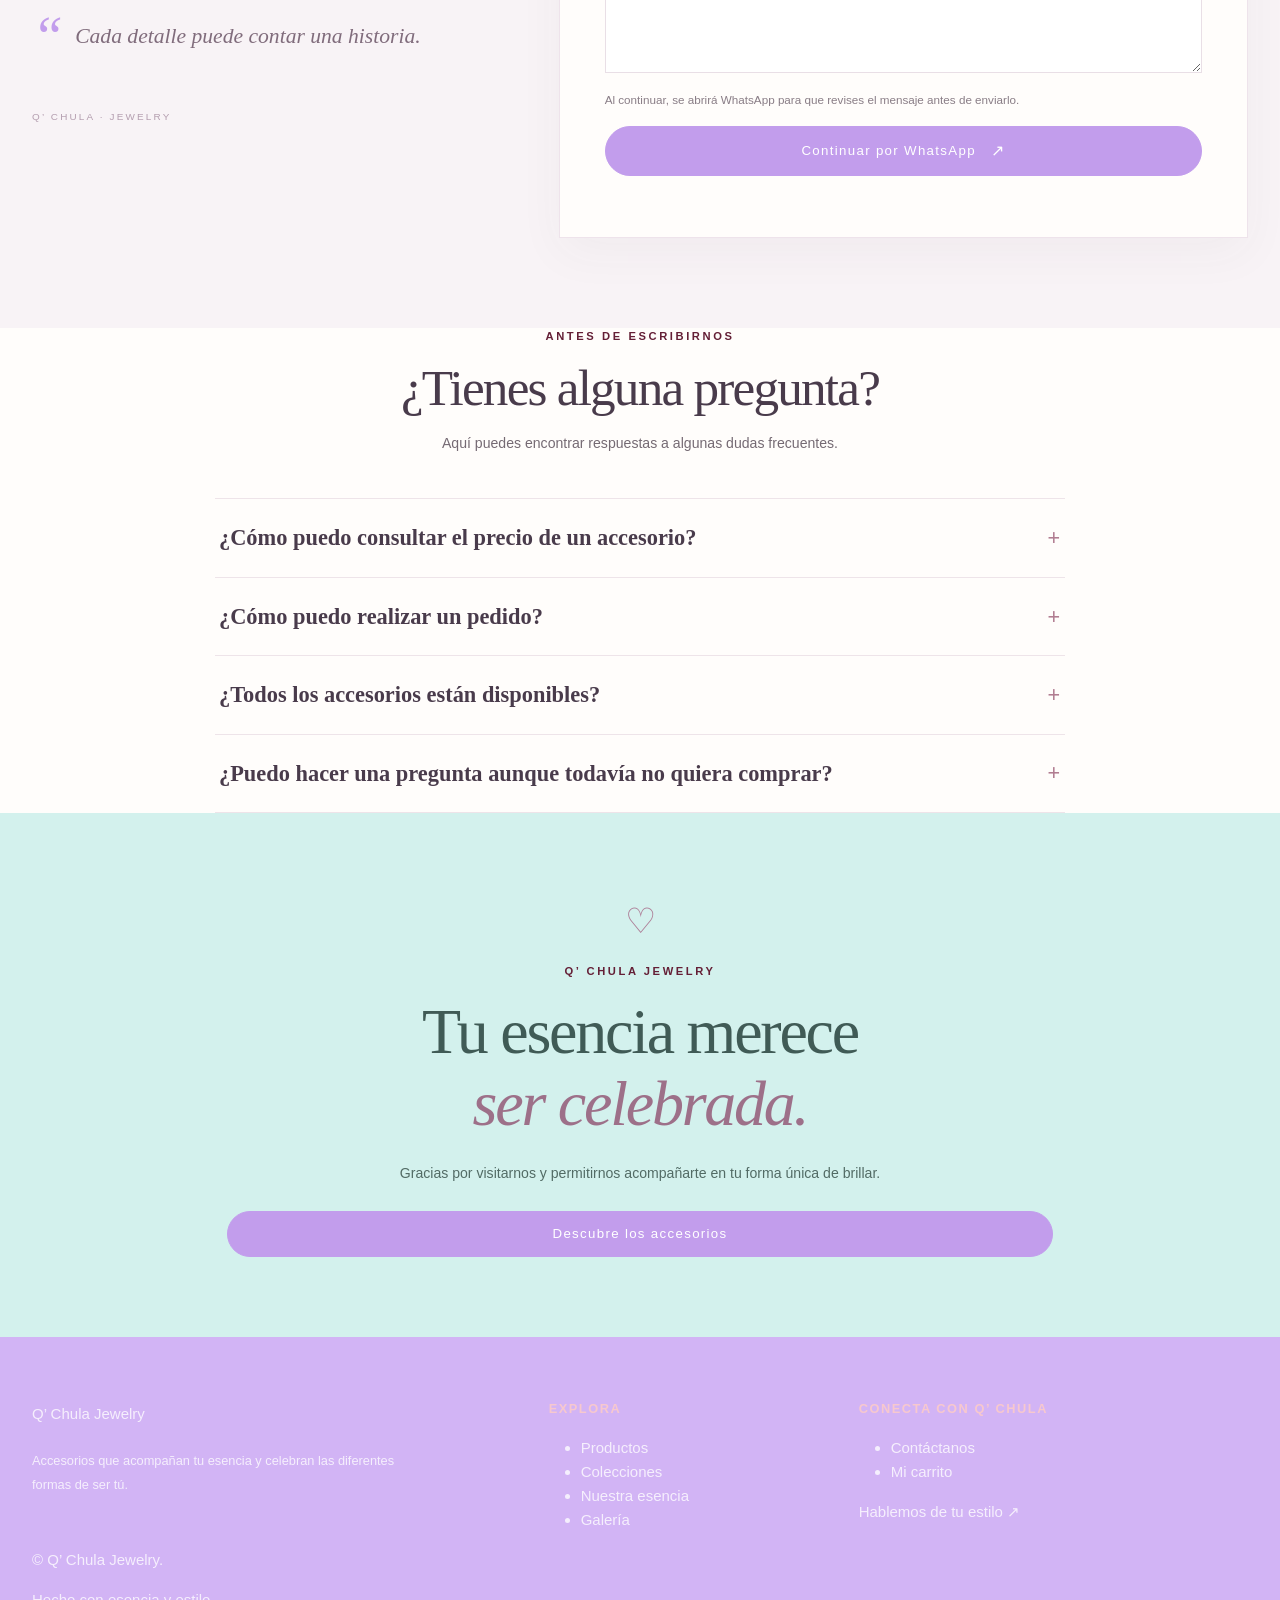
<file: contacto.html>
<!DOCTYPE html>
<html lang="es">
<head>
    <meta charset="UTF-8">
    <meta name="viewport" content="width=device-width, initial-scale=1.0">
    <meta name="description" content="Comunícate con Q' Chula Jewelry para consultar sobre accesorios, pedidos y colecciones.">
    <title>Contacto | Q' Chula Jewelry</title>

    <!-- Bootstrap local -->
    <link rel="stylesheet" href="css/bootstrap.min.css">

    <!-- Estilos principales -->
    <link rel="stylesheet" href="css/style.css">
</head>

<body>

    <!-- NAVEGACIÓN -->
    <nav class="navbar navbar-expand-lg navbar-light fixed-top navbar-qchula">
        <div class="container">

            <a class="navbar-brand" href="index.html">
                Q’ Chula <span>Jewelry</span>
            </a>

            <button
                class="navbar-toggler"
                type="button"
                data-bs-toggle="collapse"
                data-bs-target="#navbarQChula"
                aria-controls="navbarQChula"
                aria-expanded="false"
                aria-label="Abrir menú de navegación">
                <span class="navbar-toggler-icon"></span>
            </button>

            <div class="collapse navbar-collapse" id="navbarQChula">
                <ul class="navbar-nav ms-auto align-items-lg-center">
                    <li class="nav-item">
                        <a class="nav-link" href="index.html">Inicio</a>
                    </li>
                    <li class="nav-item">
                        <a class="nav-link" href="productos.html">Productos</a>
                    </li>
                    <li class="nav-item">
                        <a class="nav-link" href="colecciones.html">Colecciones</a>
                    </li>
                    <li class="nav-item">
                        <a class="nav-link" href="historia.html">Nuestra esencia</a>
                    </li>
                    <li class="nav-item">
                        <a class="nav-link" href="galeria.html">Galería</a>
                    </li>
                    <li class="nav-item">
                        <a class="nav-link active" aria-current="page" href="contacto.html">Contacto</a>
                    </li>
                    <li class="nav-item">
                        <a class="nav-link" href="carrito.html">Mi carrito</a>
                    </li>
                </ul>
            </div>

        </div>
    </nav>


    <!-- ENCABEZADO -->
    <header class="contacto-hero">
        <div class="container">

            <p class="section-subtitle">ESTAMOS PARA TI</p>

            <h1>
                Hablemos de<br>
                <span>eso que te hace brillar.</span>
            </h1>

            <p class="contacto-intro">
                ¿Encontraste un accesorio que te encantó? ¿Quieres conocer
                más sobre nuestras piezas? Nos encantará ayudarte a encontrar
                ese detalle especial.
            </p>

            <a href="#escribenos" class="btn btn-qchula">
                Escríbenos
            </a>

        </div>
    </header>


    <main>

        <!-- FORMAS DE CONTACTO -->
        <section class="contacto-canales section-padding">
            <div class="container">

                <div class="contacto-titulo text-center">
                    <p class="section-subtitle">CONECTEMOS</p>
                    <h2>Estamos a un mensaje de distancia</h2>
                    <p>
                        Elige la forma que más te guste para comunicarte con Q’ Chula.
                    </p>
                </div>

                <div class="row g-4">

                    <div class="col-md-4">
                        <article class="contacto-card">
                            <span class="contacto-icono" aria-hidden="true">♡</span>
                            <h3>Pedidos y consultas</h3>
                            <p>
                                ¿Te interesa una pieza o quieres conocer su precio?
                                Cuéntanos qué estás buscando.
                            </p>
                            <a href="#escribenos" class="contacto-enlace">
                                Consultar productos ↗
                            </a>
                        </article>
                    </div>

                    <div class="col-md-4">
                        <article class="contacto-card contacto-card-menta">
                            <span class="contacto-icono" aria-hidden="true">✳</span>
                            <h3>Atención personalizada</h3>
                            <p>
                                Escríbenos para resolver tus dudas y conocer más
                                sobre los accesorios disponibles.
                            </p>
                            <a href="#escribenos" class="contacto-enlace">
                                Quiero información ↗
                            </a>
                        </article>
                    </div>

                    <div class="col-md-4">
                        <article class="contacto-card contacto-card-lavanda">
                            <span class="contacto-icono" aria-hidden="true">✉</span>
                            <h3>Tu opinión importa</h3>
                            <p>
                                Tus preguntas, ideas y comentarios también hacen
                                parte de la esencia de nuestra marca.
                            </p>
                            <a href="#escribenos" class="contacto-enlace">
                                Enviar un mensaje ↗
                            </a>
                        </article>
                    </div>

                </div>

            </div>
        </section>


        <!-- FORMULARIO -->
        <section class="contacto-formulario-seccion" id="escribenos">
            <div class="container">

                <div class="row g-5 align-items-center">

                    <div class="col-lg-5">
                        <div class="contacto-lateral">

                            <p class="section-subtitle">CUÉNTANOS</p>

                            <h2>
                                Tu próximo<br>
                                detalle favorito<br>
                                <span>puede comenzar aquí.</span>
                            </h2>

                            <p>
                                Completa el formulario con tu consulta.
                                Al enviarlo, se abrirá WhatsApp con tu mensaje
                                listo para revisar y enviar.
                            </p>

                            <div class="contacto-frase">
                                <span aria-hidden="true">“</span>
                                Cada detalle puede contar una historia.
                            </div>

                            <div class="contacto-decoracion" aria-hidden="true">
                                Q’ CHULA · JEWELRY
                            </div>

                        </div>
                    </div>


                    <div class="col-lg-7">

                        <form class="contacto-form" id="formularioContacto">

                            <div class="contacto-form-encabezado">
                                <p class="section-subtitle">NOS ENCANTARÁ LEERTE</p>
                                <h3>Envíanos tu mensaje</h3>
                            </div>

                            <div class="row g-3">

                                <div class="col-md-6">
                                    <label for="nombreContacto" class="form-label">
                                        Tu nombre
                                    </label>
                                    <input
                                        type="text"
                                        class="form-control"
                                        id="nombreContacto"
                                        name="nombre"
                                        placeholder="¿Cómo te llamas?"
                                        autocomplete="name"
                                        maxlength="80"
                                        required>
                                </div>

                                <div class="col-md-6">
                                    <label for="correoContacto" class="form-label">
                                        Correo electrónico
                                    </label>
                                    <input
                                        type="email"
                                        class="form-control"
                                        id="correoContacto"
                                        name="correo"
                                        placeholder="tucorreo@ejemplo.com"
                                        autocomplete="email"
                                        maxlength="120"
                                        required>
                                </div>

                                <div class="col-12">
                                    <label for="motivoContacto" class="form-label">
                                        ¿Sobre qué quieres hablar?
                                    </label>
                                    <select
                                        class="form-select"
                                        id="motivoContacto"
                                        name="motivo"
                                        required>
                                        <option value="" selected disabled>
                                            Selecciona una opción
                                        </option>
                                        <option value="Consulta sobre un producto">
                                            Consulta sobre un producto
                                        </option>
                                        <option value="Precios y disponibilidad">
                                            Precios y disponibilidad
                                        </option>
                                        <option value="Realizar un pedido">
                                            Realizar un pedido
                                        </option>
                                        <option value="Información sobre la marca">
                                            Información sobre la marca
                                        </option>
                                        <option value="Sugerencia o comentario">
                                            Sugerencia o comentario
                                        </option>
                                        <option value="Otro">
                                            Otro
                                        </option>
                                    </select>
                                </div>

                                <div class="col-12">
                                    <label for="mensajeContacto" class="form-label">
                                        Tu mensaje
                                    </label>
                                    <textarea
                                        class="form-control"
                                        id="mensajeContacto"
                                        name="mensaje"
                                        rows="5"
                                        maxlength="1500"
                                        placeholder="Cuéntanos qué tienes en mente..."
                                        required></textarea>
                                </div>

                                <div class="col-12">
                                    <p class="contacto-aviso">
                                        Al continuar, se abrirá WhatsApp para que
                                        revises el mensaje antes de enviarlo.
                                    </p>
                                </div>

                                <div class="col-12">
                                    <button
                                        type="submit"
                                        class="btn btn-qchula contacto-boton">
                                        Continuar por WhatsApp
                                        <span aria-hidden="true">↗</span>
                                    </button>
                                </div>

                                <div class="col-12">
                                    <p
                                        id="estadoContacto"
                                        class="contacto-estado"
                                        role="status"
                                        aria-live="polite"></p>
                                </div>

                            </div>
                        </form>

                    </div>

                </div>
            </div>
        </section>


        <!-- PREGUNTAS FRECUENTES -->
        <section class="contacto-preguntas section-padding">
            <div class="container">

                <div class="contacto-titulo text-center">
                    <p class="section-subtitle">ANTES DE ESCRIBIRNOS</p>
                    <h2>¿Tienes alguna pregunta?</h2>
                    <p>
                        Aquí puedes encontrar respuestas a algunas dudas frecuentes.
                    </p>
                </div>

                <div class="contacto-acordeon">

                    <details class="contacto-pregunta">
                        <summary>¿Cómo puedo consultar el precio de un accesorio?</summary>
                        <p>
                            Visita la sección de productos y escríbenos indicando
                            cuál pieza te interesa. Te ayudaremos a consultar su
                            precio y disponibilidad.
                        </p>
                    </details>

                    <details class="contacto-pregunta">
                        <summary>¿Cómo puedo realizar un pedido?</summary>
                        <p>
                            Puedes comunicarte con nosotros mediante el formulario
                            de esta página. Cuéntanos qué accesorio deseas y te
                            orientaremos sobre los siguientes pasos.
                        </p>
                    </details>

                    <details class="contacto-pregunta">
                        <summary>¿Todos los accesorios están disponibles?</summary>
                        <p>
                            La disponibilidad puede variar. Te recomendamos
                            consultar antes de realizar tu pedido para confirmar
                            si la pieza que buscas está disponible.
                        </p>
                    </details>

                    <details class="contacto-pregunta">
                        <summary>¿Puedo hacer una pregunta aunque todavía no quiera comprar?</summary>
                        <p>
                            ¡Claro! Puedes escribirnos para conocer los productos,
                            resolver inquietudes o recibir información sobre la marca.
                        </p>
                    </details>

                </div>

            </div>
        </section>


        <!-- CIERRE -->
        <section class="contacto-final">
            <div class="container text-center">

                <span class="contacto-final-simbolo" aria-hidden="true">♡</span>

                <p class="section-subtitle">Q’ CHULA JEWELRY</p>

                <h2>
                    Tu esencia merece<br>
                    <span>ser celebrada.</span>
                </h2>

                <p>
                    Gracias por visitarnos y permitirnos acompañarte
                    en tu forma única de brillar.
                </p>

                <a href="productos.html" class="btn btn-qchula">
                    Descubre los accesorios
                </a>

            </div>
        </section>

    </main>


    <!-- PIE DE PÁGINA -->
    <footer class="footer-qchula">
        <div class="container">

            <div class="row gy-4 align-items-start">

                <div class="col-lg-5">
                    <a href="index.html" class="footer-logo">
                        Q’ Chula <span>Jewelry</span>
                    </a>
                    <p class="footer-descripcion">
                        Accesorios que acompañan tu esencia y celebran
                        las diferentes formas de ser tú.
                    </p>
                </div>

                <div class="col-6 col-lg-3">
                    <h3 class="footer-titulo">Explora</h3>
                    <ul class="footer-links">
                        <li><a href="productos.html">Productos</a></li>
                        <li><a href="colecciones.html">Colecciones</a></li>
                        <li><a href="historia.html">Nuestra esencia</a></li>
                        <li><a href="galeria.html">Galería</a></li>
                    </ul>
                </div>

                <div class="col-6 col-lg-4">
                    <h3 class="footer-titulo">Conecta con Q’ Chula</h3>
                    <ul class="footer-links">
                        <li><a href="contacto.html">Contáctanos</a></li>
                        <li><a href="carrito.html">Mi carrito</a></li>
                    </ul>
                    <a href="#escribenos" class="footer-cta">
                        Hablemos de tu estilo ↗
                    </a>
                </div>

            </div>

            <div class="footer-inferior">
                <p>© <span id="anioActual"></span> Q’ Chula Jewelry.</p>
                <p>Hecho con esencia y estilo.</p>
            </div>

        </div>
    </footer>


    <!-- SCRIPTS -->
    <script src="js/bootstrap.bundle.min.js"></script>
    <script src="js/script.js"></script>

</body>
</html>
</file>
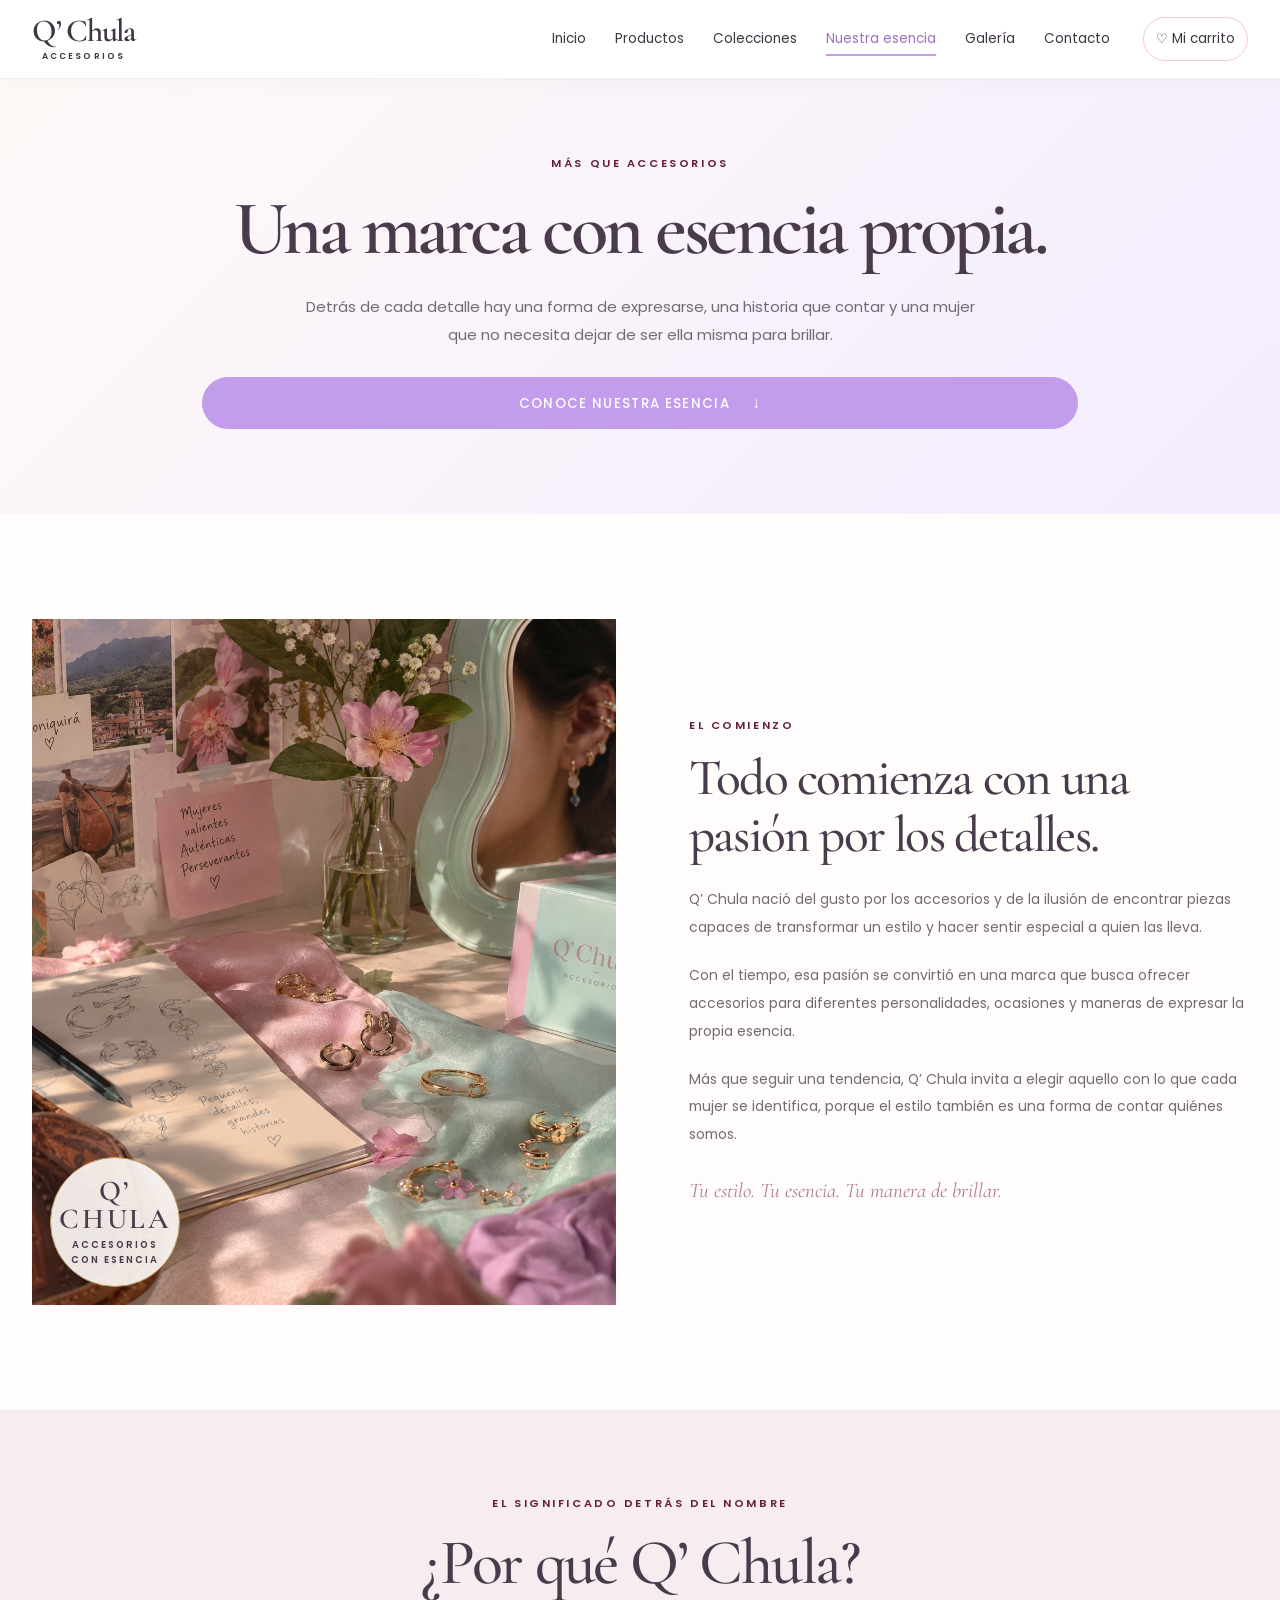
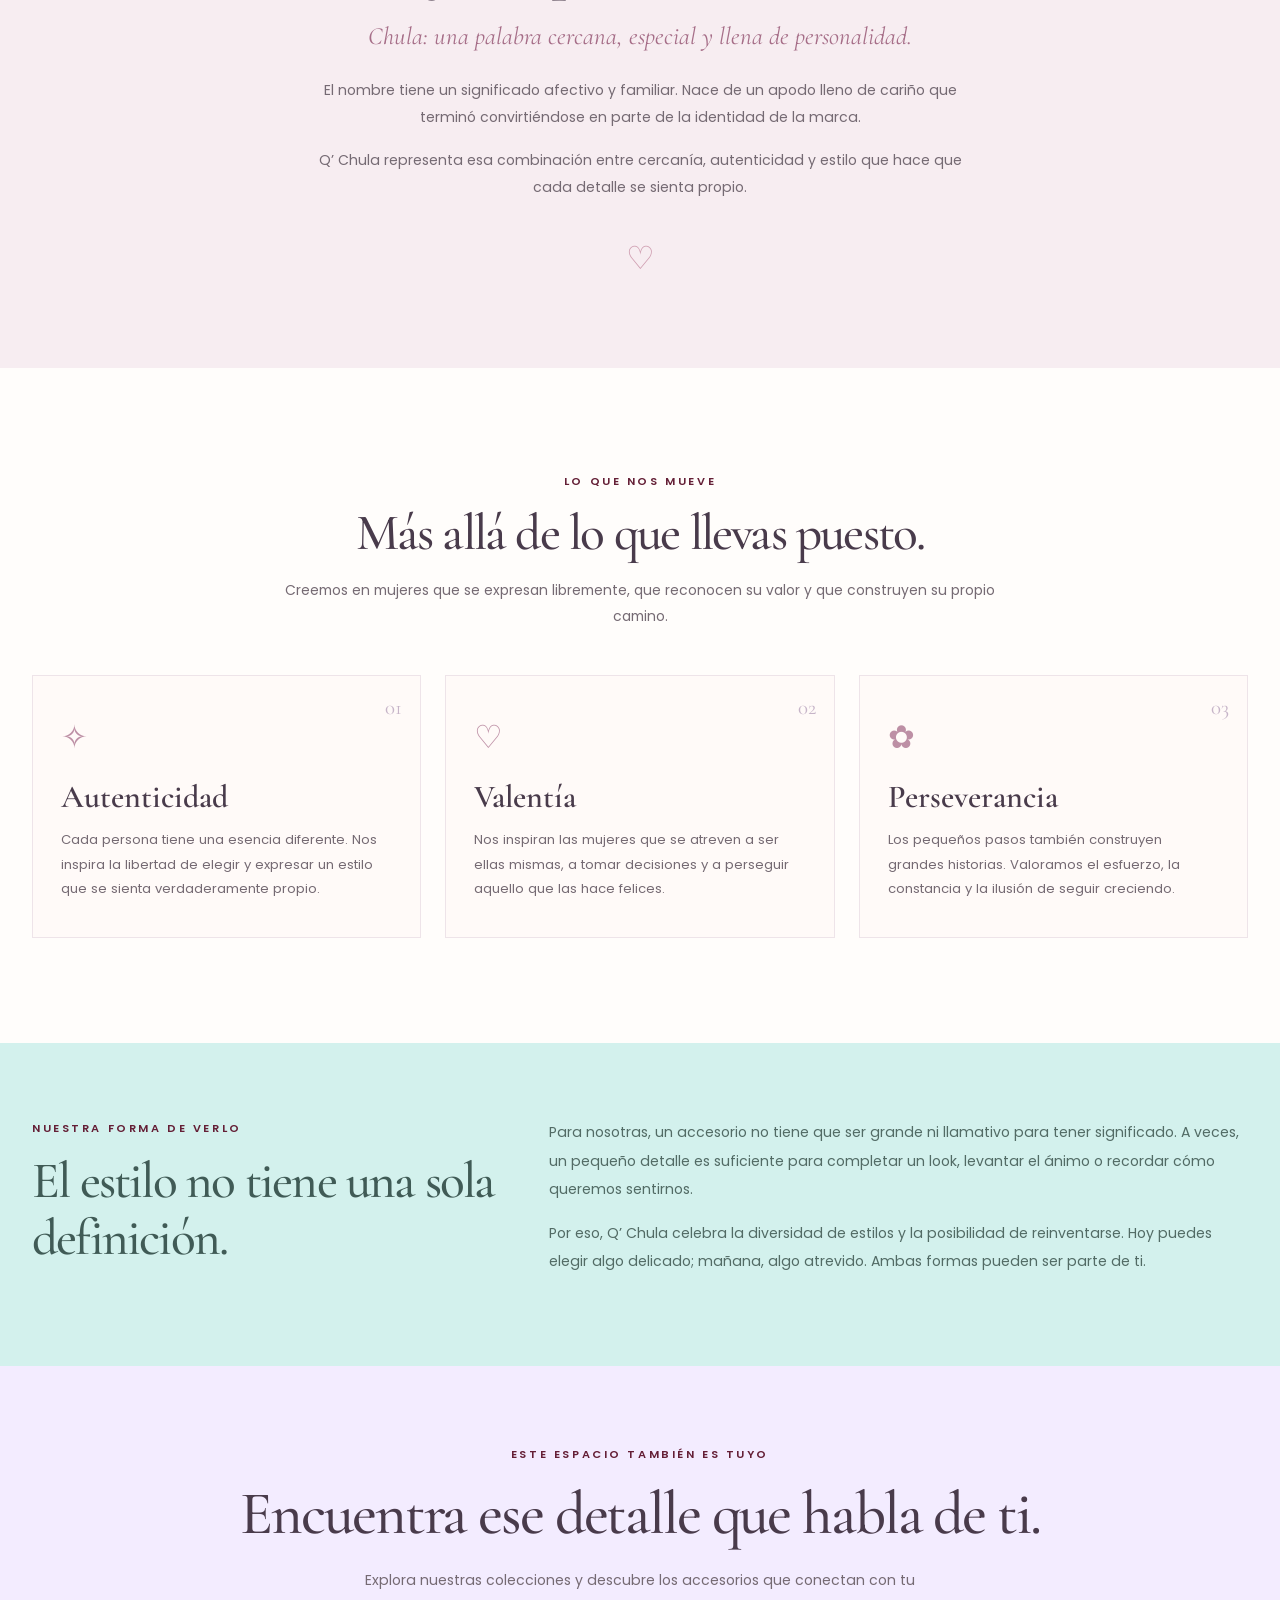
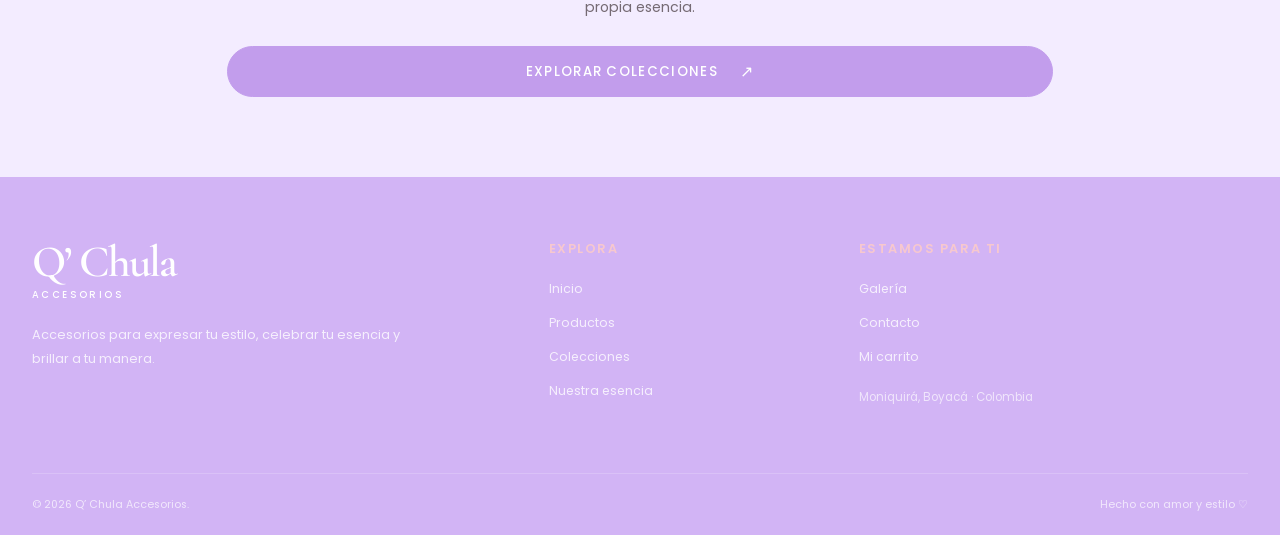
<file: historia.html>
<!DOCTYPE html>
<html lang="es">

<head>
    <meta charset="UTF-8">
    <meta name="viewport" content="width=device-width, initial-scale=1.0">
    <meta name="theme-color" content="#FFFAF7">

    <title>Nuestra esencia | Q’ Chula Accesorios</title>

    <meta name="description"
          content="Conoce la esencia de Q’ Chula, una marca de accesorios que celebra la autenticidad, la valentía y el estilo de cada mujer.">

    <!-- Bootstrap -->
    <link rel="stylesheet" href="css/bootstrap.min.css">

    <!-- Tipografías -->
    <link rel="preconnect" href="https://fonts.googleapis.com">
    <link rel="preconnect" href="https://fonts.gstatic.com" crossorigin>

    <link href="https://fonts.googleapis.com/css2?family=Cormorant+Garamond:wght@400;500;600;700&family=Poppins:wght@300;400;500;600;700&display=swap"
          rel="stylesheet">

    <!-- Estilos de Q'Chula -->
    <link rel="stylesheet" href="css/style.css">
</head>

<body>

    <!-- =================================
         NAVEGACIÓN
    ================================== -->

    <header>

        <nav class="navbar navbar-expand-lg navbar-light fixed-top navbar-qchula">

            <div class="container">

                <a class="navbar-brand" href="index.html">
                    Q’ Chula
                    <span>ACCESORIOS</span>
                </a>

                <button class="navbar-toggler"
                        type="button"
                        data-bs-toggle="collapse"
                        data-bs-target="#menuQChula"
                        aria-controls="menuQChula"
                        aria-expanded="false"
                        aria-label="Abrir menú">

                    <span class="navbar-toggler-icon"></span>

                </button>

                <div class="collapse navbar-collapse" id="menuQChula">

                    <ul class="navbar-nav ms-auto align-items-lg-center">

                        <li class="nav-item">
                            <a class="nav-link" href="index.html">Inicio</a>
                        </li>

                        <li class="nav-item">
                            <a class="nav-link" href="productos.html">Productos</a>
                        </li>

                        <li class="nav-item">
                            <a class="nav-link" href="colecciones.html">Colecciones</a>
                        </li>

                        <li class="nav-item">
                            <a class="nav-link active"
                               href="historia.html"
                               aria-current="page">
                                Nuestra esencia
                            </a>
                        </li>

                        <li class="nav-item">
                            <a class="nav-link" href="galeria.html">Galería</a>
                        </li>

                        <li class="nav-item">
                            <a class="nav-link" href="contacto.html">Contacto</a>
                        </li>

                        <li class="nav-item ms-lg-3">
                            <a class="nav-link nav-carrito" href="carrito.html">
                                ♡ Mi carrito
                            </a>
                        </li>

                    </ul>

                </div>

            </div>

        </nav>

    </header>


    <!-- =================================
         CONTENIDO PRINCIPAL
    ================================== -->

    <main>

        <!-- Presentación de la marca -->

        <section class="historia-hero">

            <div class="container">

                <p class="section-subtitle">
                    MÁS QUE ACCESORIOS
                </p>

                <h1>Una marca con esencia propia.</h1>

                <p class="historia-intro">
                    Detrás de cada detalle hay una forma de expresarse,
                    una historia que contar y una mujer que no necesita
                    dejar de ser ella misma para brillar.
                </p>

                <a href="#nuestra-historia" class="btn-qchula">
                    CONOCE NUESTRA ESENCIA <span>↓</span>
                </a>

            </div>

        </section>


        <!-- Nuestra historia -->

        <section id="nuestra-historia"
                 class="historia-seccion seccion-espaciada">

            <div class="container">

                <div class="row align-items-center g-5">

                    <div class="col-12 col-lg-6">

                        <div class="historia-imagen">

                            <img src="img/qchulahistoria.jpg"
                                 alt="Accesorios que representan el estilo de Q’ Chula"
                                 loading="lazy">

                            <div class="historia-sello">
                                <span>Q’ CHULA</span>
                                <small>ACCESORIOS CON ESENCIA</small>
                            </div>

                        </div>

                    </div>

                    <div class="col-12 col-lg-6">

                        <div class="historia-texto">

                            <p class="section-subtitle">
                                EL COMIENZO
                            </p>

                            <h2>Todo comienza con una pasión por los detalles.</h2>

                            <p>
                                Q’ Chula nació del gusto por los accesorios
                                y de la ilusión de encontrar piezas capaces
                                de transformar un estilo y hacer sentir
                                especial a quien las lleva.
                            </p>

                            <p>
                                Con el tiempo, esa pasión se convirtió en
                                una marca que busca ofrecer accesorios para
                                diferentes personalidades, ocasiones y
                                maneras de expresar la propia esencia.
                            </p>

                            <p>
                                Más que seguir una tendencia, Q’ Chula invita
                                a elegir aquello con lo que cada mujer se
                                identifica, porque el estilo también es una
                                forma de contar quiénes somos.
                            </p>

                            <span class="historia-firma">
                                Tu estilo. Tu esencia. Tu manera de brillar.
                            </span>

                        </div>

                    </div>

                </div>

            </div>

        </section>


        <!-- Significado del nombre -->

        <section class="historia-nombre">

            <div class="container">

                <div class="row justify-content-center">

                    <div class="col-12 col-lg-9 text-center">

                        <p class="section-subtitle">
                            EL SIGNIFICADO DETRÁS DEL NOMBRE
                        </p>

                        <h2>¿Por qué Q’ Chula?</h2>

                        <p class="nombre-destacado">
                            Chula: una palabra cercana, especial y llena
                            de personalidad.
                        </p>

                        <p class="nombre-descripcion">
                            El nombre tiene un significado afectivo y
                            familiar. Nace de un apodo lleno de cariño
                            que terminó convirtiéndose en parte de la
                            identidad de la marca.
                        </p>

                        <p class="nombre-descripcion">
                            Q’ Chula representa esa combinación entre
                            cercanía, autenticidad y estilo que hace que
                            cada detalle se sienta propio.
                        </p>

                        <span class="nombre-simbolo">♡</span>

                    </div>

                </div>

            </div>

        </section>


        <!-- Lo que nos representa -->

        <section class="historia-valores seccion-espaciada">

            <div class="container">

                <div class="text-center historia-valores-titulo">

                    <p class="section-subtitle">
                        LO QUE NOS MUEVE
                    </p>

                    <h2>Más allá de lo que llevas puesto.</h2>

                    <p>
                        Creemos en mujeres que se expresan libremente,
                        que reconocen su valor y que construyen su propio camino.
                    </p>

                </div>


                <div class="row g-4">

                    <!-- Valor 1 -->

                    <div class="col-12 col-md-4">

                        <article class="valor-card">

                            <span class="valor-numero">01</span>

                            <div class="valor-icono">✧</div>

                            <h3>Autenticidad</h3>

                            <p>
                                Cada persona tiene una esencia diferente.
                                Nos inspira la libertad de elegir y expresar
                                un estilo que se sienta verdaderamente propio.
                            </p>

                        </article>

                    </div>


                    <!-- Valor 2 -->

                    <div class="col-12 col-md-4">

                        <article class="valor-card">

                            <span class="valor-numero">02</span>

                            <div class="valor-icono">♡</div>

                            <h3>Valentía</h3>

                            <p>
                                Nos inspiran las mujeres que se atreven a
                                ser ellas mismas, a tomar decisiones y a
                                perseguir aquello que las hace felices.
                            </p>

                        </article>

                    </div>


                    <!-- Valor 3 -->

                    <div class="col-12 col-md-4">

                        <article class="valor-card">

                            <span class="valor-numero">03</span>

                            <div class="valor-icono">✿</div>

                            <h3>Perseverancia</h3>

                            <p>
                                Los pequeños pasos también construyen grandes
                                historias. Valoramos el esfuerzo, la constancia
                                y la ilusión de seguir creciendo.
                            </p>

                        </article>

                    </div>

                </div>

            </div>

        </section>


        <!-- Nuestra forma de ver el estilo -->

        <section class="historia-manifiesto">

            <div class="container">

                <div class="row align-items-center g-4">

                    <div class="col-12 col-lg-5">

                        <p class="section-subtitle">
                            NUESTRA FORMA DE VERLO
                        </p>

                        <h2>El estilo no tiene una sola definición.</h2>

                    </div>

                    <div class="col-12 col-lg-7">

                        <p>
                            Para nosotras, un accesorio no tiene que ser
                            grande ni llamativo para tener significado.
                            A veces, un pequeño detalle es suficiente para
                            completar un look, levantar el ánimo o recordar
                            cómo queremos sentirnos.
                        </p>

                        <p>
                            Por eso, Q’ Chula celebra la diversidad de estilos
                            y la posibilidad de reinventarse. Hoy puedes elegir
                            algo delicado; mañana, algo atrevido. Ambas formas
                            pueden ser parte de ti.
                        </p>

                    </div>

                </div>

            </div>

        </section>


        <!-- Invitación final -->

        <section class="historia-final">

            <div class="container text-center">

                <p class="section-subtitle">
                    ESTE ESPACIO TAMBIÉN ES TUYO
                </p>

                <h2>Encuentra ese detalle que habla de ti.</h2>

                <p>
                    Explora nuestras colecciones y descubre los accesorios
                    que conectan con tu propia esencia.
                </p>

                <a href="colecciones.html" class="btn-qchula">
                    EXPLORAR COLECCIONES <span>↗</span>
                </a>

            </div>

        </section>

    </main>


    <!-- =================================
         PIE DE PÁGINA
    ================================== -->

    <footer class="footer-qchula">

        <div class="container">

            <div class="row gy-4">

                <div class="col-12 col-lg-5">

                    <a href="index.html" class="footer-marca">
                        Q’ Chula
                        <span>ACCESORIOS</span>
                    </a>

                    <p class="footer-descripcion">
                        Accesorios para expresar tu estilo,
                        celebrar tu esencia y brillar a tu manera.
                    </p>

                </div>

                <div class="col-6 col-lg-3">

                    <h3>Explora</h3>

                    <ul class="footer-enlaces">
                        <li><a href="index.html">Inicio</a></li>
                        <li><a href="productos.html">Productos</a></li>
                        <li><a href="colecciones.html">Colecciones</a></li>
                        <li><a href="historia.html">Nuestra esencia</a></li>
                    </ul>

                </div>

                <div class="col-6 col-lg-4">

                    <h3>Estamos para ti</h3>

                    <ul class="footer-enlaces">
                        <li><a href="galeria.html">Galería</a></li>
                        <li><a href="contacto.html">Contacto</a></li>
                        <li><a href="carrito.html">Mi carrito</a></li>
                    </ul>

                    <p class="footer-nota">
                        Moniquirá, Boyacá · Colombia
                    </p>

                </div>

            </div>

            <div class="footer-final">

                <p>© 2026 Q’ Chula Accesorios.</p>

                <p>Hecho con amor y estilo ♡</p>

            </div>

        </div>

    </footer>


    <!-- Scripts -->

    <script src="js/bootstrap.bundle.min.js"></script>
    <script src="js/script.js"></script>

</body>

</html>
</file>
<file: css/style.css>
/*Q' CHULA ACCESORIOS*/

:root {
    --menta: #d1faf5;
    --rosado: #F7C8CE;
    --lila: #d2b4f5;
    --marfil: #FFFAF7;
    --blanco: #FFFFFF;
    --vino: #641F36;
    --cacao: #493B3B;
    --texto: #665858;
    --dorado: #B89559;
    --menta-claro: #EFFAF8;
    --rosado-claro: #FFF0F2;
    --lila-claro: #F3ECFF;

    --fuente-titulos: "Cormorant Garamond", Georgia, serif;
    --fuente-texto: "Poppins", Arial, sans-serif;

    --ancho-contenido: 1240px;
    --transicion: 0.3s ease;
}

* {
    box-sizing: border-box;
}

html {
    scroll-behavior: smooth;
    scroll-padding-top: 100px;
}

body {
    margin: 0;
    padding: 0;
    overflow-x: hidden;
    font-family: var(--fuente-texto);
    color: var(--texto);
    background: var(--marfil);
    font-size: 15px;
    line-height: 1.8;
    -webkit-font-smoothing: antialiased;
}

img {
    display: block;
    max-width: 100%;
}

a {
    color: inherit;
    text-decoration: none;
}

button,
input,
textarea,
select {
    font: inherit;
}

button,
a {
    -webkit-tap-highlight-color: transparent;
}

button:focus-visible,
a:focus-visible {
    outline: 2px solid var(--vino);
    outline-offset: 4px;
}

section {
    position: relative;
    scroll-margin-top: 88px;
}

.container {
    width: 100%;
    max-width: var(--ancho-contenido);
}

::selection {
    color: var(--vino);
    background: var(--rosado);
}

h1,
h2,
h3,
h4 {
    margin-top: 0;
    font-family: var(--fuente-titulos);
    color: var(--cacao);
    font-weight: 500;
    line-height: 1.08;
}

h1 {
    font-size: clamp(2.8rem, 6vw, 6rem);
    letter-spacing: -0.045em;
}

h2 {
    margin-bottom: 22px;
    font-size: clamp(2.4rem, 4.8vw, 4.5rem);
    letter-spacing: -0.035em;
}

h3 {
    font-size: clamp(1.7rem, 3vw, 2.5rem);
}

p {
    overflow-wrap: break-word;
}

.seccion-espaciada {
    padding: 105px 0;
}

.section-subtitle {
    margin-bottom: 15px;
    color: var(--vino);
    font-size: 0.7rem;
    font-weight: 600;
    letter-spacing: 0.23em;
    line-height: 1.6;
    text-transform: uppercase;
}

.section-description {
    width: min(100%, 650px);
    margin: 0 auto;
    color: var(--texto);
    font-size: 0.95rem;
}

.section-heading {
    display: flex;
    align-items: end;
    justify-content: space-between;
    gap: 30px;
    margin-bottom: 42px;
}

.section-heading h2 {
    margin-bottom: 0;
}

.section-heading .section-subtitle {
    margin-bottom: 12px;
}

.adorno-linea {
    display: block;
    width: 60px;
    height: 2px;
    margin: 28px auto 0;
    background: var(--dorado);
}

em {
    color: var(--vino);
    font-weight: 500;
}


/* ================= NAVBAR ================= */

.navbar-qchula {
    min-height: 76px;
    padding: 12px 0;
    background: rgba(255, 250, 247, 0.97);
    border-bottom: 1px solid rgba(100, 31, 54, 0.08);
    box-shadow: 0 3px 20px rgba(73, 59, 59, 0.035);
    backdrop-filter: blur(14px);
    z-index: 1030;
}

.navbar-qchula .container {
    gap: 18px;
}

.navbar-qchula .navbar-brand {
    display: flex;
    flex-direction: column;
    margin: 0;
    color: var(--vino);
    font-family: var(--fuente-titulos);
    font-size: 2rem;
    font-weight: 600;
    line-height: 0.9;
    letter-spacing: -0.04em;
}

.navbar-qchula .navbar-brand span {
    margin-top: 7px;
    font-family: var(--fuente-texto);
    font-size: 0.54rem;
    font-weight: 600;
    letter-spacing: 0.25em;
    text-align: center;
}

.navbar-qchula .navbar-nav {
    gap: 5px;
}

.navbar-qchula .nav-link {
    position: relative;
    padding: 10px 11px !important;
    color: var(--cacao);
    font-size: 0.76rem;
    font-weight: 500;
    transition: color var(--transicion);
}

.navbar-qchula .nav-link::after {
    position: absolute;
    right: 11px;
    bottom: 4px;
    left: 11px;
    height: 1px;
    background: var(--vino);
    content: "";
    transform: scaleX(0);
    transform-origin: left;
    transition: transform var(--transicion);
}

.navbar-qchula .nav-link:hover,
.navbar-qchula .nav-link.active {
    color: var(--vino);
}

.navbar-qchula .nav-link:hover::after,
.navbar-qchula .nav-link.active::after {
    transform: scaleX(1);
}

.navbar-qchula .nav-carrito {
    padding: 9px 15px !important;
    border: 1px solid var(--rosado);
    border-radius: 30px;
}

.navbar-qchula .nav-carrito::after {
    display: none;
}

.navbar-qchula .nav-carrito:hover {
    background: var(--rosado-claro);
}

.navbar-toggler {
    padding: 7px 9px;
    border-color: rgba(100, 31, 54, 0.25);
    box-shadow: none !important;
}


/* ================= CARRUSEL ================= */

.banner-carrusel {
    width: 100%;
    margin-top: 76px;
    overflow: hidden;
    background: var(--menta);
}

.banner-carrusel .carousel,
.banner-carrusel .carousel-inner,
.banner-carrusel .carousel-item {
    width: 100%;
}

.banner-carrusel .carousel-item {
    position: relative;
    isolation: isolate;
    background: var(--menta);
}

/* El degradado solo cubre las diapositivas con texto.
   La primera imagen queda completamente limpia. */
.banner-carrusel .carousel-item:not(:first-child)::after {
    position: absolute;
    z-index: 0;
    inset: 0;
    background: linear-gradient(
        90deg,
        rgba(28, 18, 23, 0.54) 0%,
        rgba(28, 18, 23, 0.28) 44%,
        rgba(28, 18, 23, 0.02) 100%
    );
    content: "";
    pointer-events: none;
}

.banner-carrusel .carousel-item img {
    display: block;
    width: 100%;
    height: clamp(430px, 52vw, 690px);
    object-fit: cover;
    object-position: center;
}

.banner-carrusel .carousel-caption {
    z-index: 1;
    top: 50%;
    right: auto;
    bottom: auto;
    left: 11%;
    width: min(65%, 700px);
    padding: 20px 0;
    text-align: left;
    transform: translateY(-50%);
}

.banner-etiqueta {
    margin-bottom: 17px;
    color: var(--blanco);
    font-size: 0.7rem;
    font-weight: 600;
    letter-spacing: 0.24em;
}

.banner-carrusel .carousel-caption h2 {
    margin-bottom: 18px;
    color: var(--blanco);
    font-size: clamp(3rem, 6.5vw, 6rem);
    line-height: 0.98;
    letter-spacing: -0.04em;
    text-shadow: 0 2px 20px rgba(0, 0, 0, 0.08);
}

.banner-descripcion {
    max-width: 470px;
    margin-bottom: 27px;
    color: var(--blanco);
    font-size: clamp(0.8rem, 1.2vw, 1rem);
    line-height: 1.8;
}

/* Botón transparente general */
.btn-qchula {
    display: inline-flex;
    align-items: center;
    justify-content: center;
    gap: 22px;
    min-height: 49px;
    padding: 13px 22px;
    border: 1px solid currentColor;
    border-radius: 2px;
    background: transparent;
    color: var(--vino);
    font-size: 0.7rem;
    font-weight: 600;
    letter-spacing: 0.1em;
    transition:
        color var(--transicion),
        background var(--transicion),
        border-color var(--transicion),
        transform var(--transicion);
}

.btn-qchula span {
    font-size: 1rem;
    transition: transform var(--transicion);
}

.btn-qchula:hover {
    background: var(--vino);
    border-color: var(--vino);
    color: var(--blanco);
    transform: translateY(-2px);
}

.btn-qchula:hover span {
    transform: translate(3px, -3px);
}

/* Botón transparente sobre el banner */
.banner-carrusel .btn-qchula {
    border-color: rgba(255, 255, 255, 0.85);
    background: transparent;
    color: var(--blanco);
}

.banner-carrusel .btn-qchula:hover {
    border-color: var(--rosado);
    background: var(--rosado);
    color: var(--vino);
}

/* Botones sólidos de otras secciones */
.btn-qchula-oscuro {
    border-color: var(--vino);
    background: var(--vino);
    color: var(--blanco);
}

.btn-qchula-oscuro:hover {
    border-color: var(--cacao);
    background: var(--cacao);
    color: var(--blanco);
}

/* Indicadores */
.banner-carrusel .carousel-indicators {
    z-index: 2;
    margin-bottom: 22px;
}

.banner-carrusel .carousel-indicators [data-bs-target] {
    width: 27px;
    height: 4px;
    margin: 0 5px;
    border: 0;
    border-radius: 20px;
    background: var(--rosado);
    opacity: 0.65;
    transition: width var(--transicion), opacity var(--transicion);
}

.banner-carrusel .carousel-indicators .active {
    width: 42px;
    background: var(--lila);
    opacity: 1;
}

/* Flechas */
.banner-carrusel .carousel-control-prev,
.banner-carrusel .carousel-control-next {
    z-index: 3;
    width: 8%;
    opacity: 0.85;
    transition: opacity var(--transicion);
}

.banner-carrusel .carousel-control-prev:hover,
.banner-carrusel .carousel-control-next:hover {
    opacity: 1;
}

.banner-carrusel .carousel-control-prev-icon,
.banner-carrusel .carousel-control-next-icon {
    width: 35px;
    height: 35px;
    border-radius: 50%;
    background-color: rgba(100, 31, 54, 0.55);
    background-size: 50%;
}


/* ================= BIENVENIDA ================= */

.bienvenida {
    padding: 105px 20px 95px;
    background: var(--marfil);
}

.bienvenida h2 {
    margin-bottom: 20px;
}

.bienvenida .section-description {
    line-height: 2;
}


/* ================= PRODUCTOS ================= */

.productos {
    background: var(--blanco);
}

.enlace-elegante {
    display: inline-flex;
    align-items: center;
    gap: 13px;
    padding-bottom: 5px;
    border-bottom: 1px solid var(--dorado);
    color: var(--vino);
    font-size: 0.78rem;
    font-weight: 500;
    transition: gap var(--transicion);
}

.enlace-elegante:hover {
    gap: 20px;
    color: var(--vino);
}

.producto-card {
    height: 100%;
    background: var(--blanco);
}

.producto-imagen {
    position: relative;
    overflow: hidden;
    background: var(--lila-claro);
    aspect-ratio: 4 / 5;
}

.producto-imagen img {
    width: 100%;
    height: 100%;
    object-fit: cover;
    transition: transform 0.65s ease;
}

.producto-card:hover .producto-imagen img {
    transform: scale(1.045);
}

.producto-etiqueta {
    position: absolute;
    z-index: 1;
    top: 15px;
    left: 15px;
    padding: 6px 12px;
    border-radius: 30px;
    background: var(--rosado);
    color: var(--vino);
    font-size: 0.65rem;
    font-weight: 500;
    letter-spacing: 0.04em;
}

.producto-etiqueta-lila {
    background: var(--lila-claro);
}

.producto-etiqueta-menta {
    background: var(--menta);
}

.producto-accion {
    position: absolute;
    right: 12px;
    bottom: 12px;
    left: 12px;
    padding: 12px;
    border: 0;
    background: rgba(255, 250, 247, 0.96);
    color: var(--vino);
    font-size: 0.76rem;
    font-weight: 500;
    opacity: 0;
    transform: translateY(8px);
    transition:
        opacity var(--transicion),
        transform var(--transicion),
        background var(--transicion);
    cursor: pointer;
}

.producto-accion:hover {
    background: var(--rosado);
}

.producto-card:hover .producto-accion,
.producto-accion:focus-visible {
    opacity: 1;
    transform: translateY(0);
}

.producto-contenido {
    padding: 20px 3px 0;
}

.producto-categoria {
    margin-bottom: 6px;
    color: var(--vino);
    font-size: 0.62rem;
    font-weight: 600;
    letter-spacing: 0.15em;
}

.producto-contenido h3 {
    margin-bottom: 14px;
    font-size: 1.8rem;
}

.producto-abajo {
    display: flex;
    align-items: center;
    justify-content: space-between;
    gap: 15px;
}

.precio-producto {
    margin: 0;
    color: var(--cacao);
    font-size: 0.95rem;
    font-weight: 600;
}

.producto-consulta {
    display: grid;
    width: 35px;
    height: 35px;
    place-items: center;
    border: 1px solid var(--rosado);
    border-radius: 50%;
    color: var(--vino);
    transition: color var(--transicion), background var(--transicion);
}

.producto-consulta:hover {
    background: var(--rosado);
    color: var(--vino);
}

.productos-final {
    display: flex;
    align-items: center;
    justify-content: center;
    flex-wrap: wrap;
    gap: 24px;
    margin-top: 52px;
    padding-top: 30px;
    border-top: 1px solid rgba(100, 31, 54, 0.1);
}

.productos-final p {
    margin: 0;
    font-family: var(--fuente-titulos);
    color: var(--cacao);
    font-size: 1.5rem;
}


/* ================= COLECCIONES ================= */

.colecciones {
    background: var(--lila-claro);
}

.coleccion-intro {
    margin-bottom: 45px;
}

.coleccion-intro h2 {
    max-width: 750px;
    margin-right: auto;
    margin-left: auto;
}

.coleccion-tarjeta {
    position: relative;
    display: block;
    min-height: 430px;
    overflow: hidden;
    background: var(--rosado);
    color: var(--blanco);
}

.coleccion-tarjeta::after {
    position: absolute;
    inset: 0;
    background: linear-gradient(
        180deg,
        rgba(30, 20, 24, 0.02) 20%,
        rgba(30, 20, 24, 0.7) 100%
    );
    content: "";
    transition: background var(--transicion);
}

.coleccion-tarjeta img {
    width: 100%;
    height: 430px;
    object-fit: cover;
    transition: transform 0.65s ease;
}

.coleccion-tarjeta:hover img {
    transform: scale(1.06);
}

.coleccion-overlay {
    position: absolute;
    z-index: 1;
    right: 25px;
    bottom: 25px;
    left: 25px;
    color: var(--blanco);
}

.coleccion-overlay > span:first-child {
    font-size: 0.63rem;
    font-weight: 500;
    letter-spacing: 0.16em;
}

.coleccion-overlay h3 {
    margin: 10px 0;
    color: var(--blanco);
    font-size: 2.8rem;
}

.coleccion-overlay p {
    margin-bottom: 0;
    font-size: 0.8rem;
}

.coleccion-flecha {
    position: absolute;
    right: 0;
    bottom: 0;
    display: grid;
    width: 42px;
    height: 42px;
    place-items: center;
    border: 1px solid rgba(255, 255, 255, 0.7);
    border-radius: 50%;
    color: var(--blanco);
    transition: background var(--transicion), color var(--transicion);
}

.coleccion-tarjeta:hover .coleccion-flecha {
    background: var(--blanco);
    color: var(--vino);
}


/* ================= HISTORIA ================= */

.historia {
    background: var(--marfil);
}

.historia-imagen {
    position: relative;
    min-height: 500px;
    background: var(--menta);
}

.historia-imagen > img {
    width: 100%;
    height: 540px;
    object-fit: cover;
}

.historia-sello {
    position: absolute;
    right: -18px;
    bottom: 30px;
    display: flex;
    flex-direction: column;
    align-items: center;
    justify-content: center;
    width: 130px;
    height: 130px;
    border: 1px solid var(--dorado);
    border-radius: 50%;
    background: var(--marfil);
    color: var(--vino);
    text-align: center;
}

.historia-sello span {
    font-family: var(--fuente-titulos);
    font-size: 1.7rem;
    font-weight: 600;
    line-height: 1;
}

.historia-sello small {
    margin-top: 8px;
    font-size: 0.48rem;
    font-weight: 600;
    letter-spacing: 0.12em;
}

.historia-texto {
    padding: 10px 0 10px 25px;
}

.historia-texto > p:not(.section-subtitle) {
    margin-bottom: 20px;
    font-size: 0.9rem;
    line-height: 2;
}

.historia-frase {
    margin: 28px 0;
    padding: 8px 0 8px 22px;
    border-left: 2px solid var(--rosado);
    color: var(--vino);
    font-family: var(--fuente-titulos);
    font-size: 1.7rem;
    font-style: italic;
    line-height: 1.4;
}


/* ================= GALERÍA ================= */

.galeria {
    background: var(--blanco);
}

.galeria-intro {
    max-width: 310px;
    margin: 0;
    font-size: 0.85rem;
}

.galeria-grid {
    display: grid;
    grid-template-columns: repeat(4, minmax(0, 1fr));
    grid-auto-rows: 230px;
    gap: 14px;
}

.galeria-item {
    position: relative;
    overflow: hidden;
    background: var(--menta);
}

.galeria-item img {
    width: 100%;
    height: 100%;
    object-fit: cover;
    transition: transform 0.65s ease;
}

.galeria-item:hover img {
    transform: scale(1.06);
}

.galeria-grande {
    grid-column: span 2;
    grid-row: span 2;
}

.galeria-ancha {
    grid-column: span 2;
}

.galeria-item > span {
    position: absolute;
    right: 0;
    bottom: 0;
    left: 0;
    padding: 30px 20px 17px;
    background: linear-gradient(transparent, rgba(45, 25, 35, 0.62));
    color: var(--blanco);
    font-family: var(--fuente-titulos);
    font-size: 1.6rem;
}

.galeria-frase {
    margin: 45px 0 0;
    color: var(--vino);
    font-family: var(--fuente-titulos);
    font-size: clamp(1.8rem, 4vw, 3rem);
    font-style: italic;
    text-align: center;
}


/* ================= CONTACTO ================= */

.contacto {
    overflow: hidden;
    background: var(--marfil);
}

.contacto-panel {
    position: relative;
    isolation: isolate;
    overflow: hidden;
    padding: 85px 25px;
    background: var(--menta);
    text-align: center;
}

.contacto-panel-contenido {
    position: relative;
    z-index: 2;
    width: min(100%, 740px);
    margin: 0 auto;
}

.contacto-panel h2 {
    margin-bottom: 20px;
}

.contacto-panel-contenido > p:not(.section-subtitle) {
    max-width: 580px;
    margin: 0 auto 30px;
    font-size: 0.9rem;
}

.contacto-circulo {
    position: absolute;
    z-index: -1;
    border: 1px solid rgba(100, 31, 54, 0.12);
    border-radius: 50%;
    pointer-events: none;
}

.contacto-circulo-uno {
    top: -130px;
    left: -100px;
    width: 350px;
    height: 350px;
}

.contacto-circulo-dos {
    right: -100px;
    bottom: -190px;
    width: 420px;
    height: 420px;
}


/* ================= FOOTER ================= */

.footer-qchula {
    padding: 65px 0 0;
    background: var(--lila);
    color: rgba(255, 255, 255, 0.78);
}

.footer-marca {
    display: inline-flex;
    flex-direction: column;
    color: var(--blanco);
    font-family: var(--fuente-titulos);
    font-size: 2.8rem;
    font-weight: 600;
    line-height: 0.9;
    letter-spacing: -0.04em;
}

.footer-marca:hover {
    color: var(--rosado);
}

.footer-marca span {
    margin-top: 9px;
    font-family: var(--fuente-texto);
    font-size: 0.6rem;
    font-weight: 500;
    letter-spacing: 0.25em;
}

.footer-descripcion {
    max-width: 380px;
    margin-top: 23px;
    font-size: 0.8rem;
    line-height: 1.9;
}

.footer-qchula h3 {
    margin-bottom: 20px;
    color: var(--rosado);
    font-family: var(--fuente-texto);
    font-size: 0.8rem;
    font-weight: 600;
    letter-spacing: 0.12em;
    text-transform: uppercase;
}

.footer-enlaces {
    margin: 0;
    padding: 0;
    list-style: none;
}

.footer-enlaces li {
    margin-bottom: 10px;
}

.footer-enlaces a {
    color: rgba(255, 255, 255, 0.78);
    font-size: 0.78rem;
    transition: color var(--transicion);
}

.footer-enlaces a:hover {
    color: var(--rosado);
}

.footer-nota {
    margin-top: 20px;
    color: rgba(255, 255, 255, 0.65);
    font-size: 0.73rem;
}

.footer-final {
    display: flex;
    align-items: center;
    justify-content: space-between;
    flex-wrap: wrap;
    gap: 10px 25px;
    margin-top: 50px;
    padding: 22px 0;
    border-top: 1px solid rgba(255, 255, 255, 0.17);
}

.footer-final p {
    margin: 0;
    color: rgba(255, 255, 255, 0.68);
    font-size: 0.68rem;
}


/* ================= TABLETAS ================= */

@media (max-width: 991.98px) {

    .seccion-espaciada {
        padding: 80px 0;
    }

    .navbar-qchula .navbar-collapse {
        padding: 15px 0 8px;
    }

    .navbar-qchula .navbar-nav {
        align-items: stretch !important;
        gap: 2px;
    }

    .navbar-qchula .nav-link {
        padding: 10px 4px !important;
    }

    .navbar-qchula .nav-link::after {
        display: none;
    }

    .navbar-qchula .nav-carrito {
        display: inline-block;
        width: fit-content;
        margin-top: 8px;
    }

    .banner-carrusel .carousel-caption {
        left: 9%;
        width: 75%;
    }

    .banner-carrusel .carousel-item img {
        height: 540px;
    }

    .coleccion-tarjeta,
    .coleccion-tarjeta img {
        min-height: 360px;
        height: 360px;
    }

    .historia-imagen,
    .historia-imagen > img {
        min-height: 430px;
        height: 430px;
    }

    .historia-texto {
        padding-left: 5px;
    }

    .galeria-grid {
        grid-auto-rows: 190px;
    }
}


/* ================= CELULARES ================= */

@media (max-width: 767.98px) {

    html {
        scroll-padding-top: 78px;
    }

    section {
        scroll-margin-top: 78px;
    }

    .seccion-espaciada {
        padding: 65px 0;
    }

    .navbar-qchula {
        min-height: 68px;
        padding: 10px 0;
    }

    .navbar-qchula .navbar-brand {
        font-size: 1.8rem;
    }

    .navbar-qchula .navbar-brand span {
        font-size: 0.48rem;
    }

    .banner-carrusel {
        margin-top: 68px;
    }

    .banner-carrusel .carousel-item img {
        height: 490px;
        object-position: center;
    }

    .banner-carrusel .carousel-item:not(:first-child)::after {
        background: linear-gradient(
            90deg,
            rgba(28, 18, 23, 0.58),
            rgba(28, 18, 23, 0.18)
        );
    }

    .banner-carrusel .carousel-caption {
        right: 12%;
        left: 12%;
        width: 76%;
        padding: 10px 0 20px;
    }

    .banner-etiqueta {
        margin-bottom: 12px;
        font-size: 0.59rem;
        letter-spacing: 0.17em;
    }

    .banner-carrusel .carousel-caption h2 {
        margin-bottom: 14px;
        font-size: clamp(2.7rem, 10vw, 4.3rem);
    }

    .banner-descripcion {
        max-width: 350px;
        margin-bottom: 20px;
        font-size: 0.78rem;
        line-height: 1.7;
    }

    .btn-qchula {
        min-height: 45px;
        gap: 13px;
        padding: 11px 15px;
        font-size: 0.63rem;
    }

    .banner-carrusel .carousel-indicators {
        margin-bottom: 12px;
    }

    .banner-carrusel .carousel-indicators [data-bs-target] {
        width: 19px;
        height: 3px;
        margin: 0 4px;
    }

    .banner-carrusel .carousel-indicators .active {
        width: 30px;
    }

    .banner-carrusel .carousel-control-prev,
    .banner-carrusel .carousel-control-next {
        width: 10%;
    }

    .banner-carrusel .carousel-control-prev-icon,
    .banner-carrusel .carousel-control-next-icon {
        width: 26px;
        height: 26px;
    }

    .bienvenida {
        padding: 70px 20px;
    }

    .section-heading {
        align-items: flex-start;
        flex-direction: column;
        gap: 17px;
        margin-bottom: 30px;
    }

    .section-heading h2 {
        max-width: 600px;
    }

    .producto-imagen {
        aspect-ratio: 4 / 5;
    }

    .producto-accion {
        position: static;
        display: block;
        width: 100%;
        padding: 12px 8px;
        border-top: 1px solid rgba(100, 31, 54, 0.1);
        background: var(--rosado-claro);
        opacity: 1;
        transform: none;
    }

    .producto-card:hover .producto-accion {
        transform: none;
    }

    .producto-contenido {
        padding-top: 15px;
    }

    .producto-contenido h3 {
        font-size: 1.7rem;
    }

    .productos-final {
        align-items: center;
        flex-direction: column;
        text-align: center;
    }

    .productos-final p {
        font-size: 1.35rem;
    }

    .coleccion-intro {
        margin-bottom: 30px;
    }

    .coleccion-tarjeta,
    .coleccion-tarjeta img {
        min-height: 390px;
        height: 390px;
    }

    .historia-imagen,
    .historia-imagen > img {
        min-height: 390px;
        height: 390px;
    }

    .historia-sello {
        right: 12px;
        bottom: 15px;
        width: 105px;
        height: 105px;
    }

    .historia-sello span {
        font-size: 1.4rem;
    }

    .historia-texto {
        padding: 10px 0 0;
    }

    .historia-frase {
        font-size: 1.5rem;
    }

    .galeria-header {
        gap: 18px;
    }

    .galeria-intro {
        max-width: 100%;
    }

    .galeria-grid {
        grid-template-columns: repeat(2, minmax(0, 1fr));
        grid-auto-rows: 180px;
        gap: 9px;
    }

    .galeria-grande {
        grid-column: span 2;
        grid-row: span 2;
    }

    .galeria-ancha {
        grid-column: span 2;
    }

    .galeria-item > span {
        padding: 25px 12px 12px;
        font-size: 1.3rem;
    }

    .galeria-frase {
        margin-top: 30px;
    }

    .contacto-panel {
        padding: 65px 20px;
    }

    .footer-qchula {
        padding-top: 50px;
    }

    .footer-final {
        align-items: flex-start;
        flex-direction: column;
        gap: 8px;
        margin-top: 35px;
    }
}


/* ================= CELULARES PEQUEÑOS ================= */

@media (max-width: 400px) {

    .banner-carrusel .carousel-item img {
        height: 430px;
    }

    .banner-carrusel .carousel-caption h2 {
        font-size: 2.55rem;
    }

    .banner-etiqueta {
        font-size: 0.53rem;
    }

    .banner-descripcion {
        font-size: 0.72rem;
    }

    .galeria-grid {
        grid-auto-rows: 145px;
    }

    .coleccion-tarjeta,
    .coleccion-tarjeta img {
        min-height: 340px;
        height: 340px;
    }
}


/* ================= MOVIMIENTO REDUCIDO ================= */

@media (prefers-reduced-motion: reduce) {

    html {
        scroll-behavior: auto;
    }

    *,
    *::before,
    *::after {
        transition-duration: 0.01ms !important;
        animation-duration: 0.01ms !important;
        animation-iteration-count: 1 !important;
    }

    .banner-carrusel .carousel {
        transition: none;
    }
}
/* Botón invisible: sin texto, fondo ni recuadro */
.boton-invisible-banner {
    position: absolute;
    z-index: 5;
    right: 12%;
    bottom: 13%;
    width: 160px;
    height: 50px;
    display: block;
    background: transparent !important;
    border: none !important;
    outline: none;
    box-shadow: none !important;
    text-decoration: none;
}

/* Ajuste para celulares */
@media (max-width: 767.98px) {
    .boton-invisible-banner {
        right: 50%;
        bottom: 12%;
        transform: translateX(50%);
    }
}

/* ==========================================
   Q'CHULA — CARRITO DE COMPRAS
   Estilos adaptados a carrito.html
   ========================================== */

body:has(#listaCarrito) {
    background: #FFFAF7;
    color: #665858;
}

/* Encabezado de la página */

main > section.container.py-5 > .text-center {
    position: relative;
    padding: 65px 20px;
    margin-bottom: 40px !important;
    background: linear-gradient(135deg, #D3F1ED, #FFF5F6 55%, #F3ECFF);
    border-radius: 24px;
    overflow: hidden;
}

main > section.container.py-5 > .text-center > p:first-child {
    color: #8C6370;
    font-size: 11px;
    font-weight: 500;
    letter-spacing: 4px;
}

main > section.container.py-5 > .text-center h1 {
    margin: 12px 0;
    color: #641F36;
    font-family: "Cormorant Garamond", serif;
    font-size: clamp(48px, 6vw, 76px);
    font-weight: 600;
    line-height: 1.05;
}

main > section.container.py-5 > .text-center > p:last-child {
    color: #665858;
    font-size: 14px;
    line-height: 1.8;
}

/* Espaciado general */

body:has(#listaCarrito) main > section.container {
    max-width: 1180px;
    padding-top: 45px !important;
    padding-bottom: 80px !important;
}

/* Tarjetas de productos del carrito */

#listaCarrito {
    display: flex;
    flex-direction: column;
    gap: 18px;
    min-width: 0;
}

#listaCarrito .carrito-producto {
    display: grid;
    grid-template-columns: 110px minmax(0, 1fr) auto;
    align-items: center;
    gap: 20px;
    padding: 20px;
    background: #FFFFFF;
    border: 1px solid #F0E4E4;
    border-radius: 20px;
    box-shadow: 0 8px 28px rgba(100, 31, 54, 0.045);
    transition: transform .25s ease, box-shadow .25s ease;
}

#listaCarrito .carrito-producto:hover {
    transform: translateY(-3px);
    box-shadow: 0 12px 30px rgba(100, 31, 54, 0.09);
}

#listaCarrito .carrito-producto-imagen {
    width: 110px;
    height: 120px;
    object-fit: cover;
    border-radius: 14px;
    background: #F7EEEE;
}

#listaCarrito .carrito-producto-info h3 {
    color: #641F36;
    font-family: "Cormorant Garamond", serif;
    font-size: 25px;
    font-weight: 600;
    margin-bottom: 8px;
}

#listaCarrito .carrito-producto-info p {
    color: #665858;
    font-size: 13px;
    margin-bottom: 7px;
    line-height: 1.7;
}

#listaCarrito .carrito-producto-info strong {
    color: #641F36;
}

/* Cantidades */

#listaCarrito .carrito-cantidad {
    display: flex;
    align-items: center;
    gap: 12px;
    margin-top: 10px;
}

#listaCarrito .carrito-cantidad button {
    width: 34px;
    height: 34px;
    display: inline-flex;
    align-items: center;
    justify-content: center;
    padding: 0;
    color: #641F36;
    background: #FFF5F6;
    border: 1px solid #E8CBD2;
    border-radius: 50%;
    font-size: 18px;
    cursor: pointer;
    transition: .2s ease;
}

#listaCarrito .carrito-cantidad button:hover {
    background: #F7C8CE;
}

#listaCarrito .carrito-cantidad span {
    min-width: 20px;
    color: #641F36;
    text-align: center;
}

/* Eliminar productos */

#listaCarrito .carrito-eliminar {
    color: #986678;
    background: transparent;
    border: 0;
    font-size: 12px;
    text-decoration: underline;
    cursor: pointer;
}

/* Estado vacío */

#listaCarrito .carrito-vacio {
    padding: 50px 24px;
    background: white;
    border: 1px solid #F0E4E4;
    border-radius: 22px;
    text-align: center;
}

#listaCarrito .carrito-vacio-icono {
    color: #B89559;
    font-family: "Cormorant Garamond", serif;
    font-size: 65px;
}

#listaCarrito .carrito-vacio h3 {
    color: #641F36;
    font-family: "Cormorant Garamond", serif;
    font-size: 30px;
}

#listaCarrito .carrito-vacio p {
    font-size: 13px;
    line-height: 1.8;
}

/* Botón seguir explorando */

body:has(#listaCarrito) a.btn-qchula {
    display: inline-flex;
    align-items: center;
    justify-content: center;
    min-height: 46px;
    margin-top: 22px;
    padding: 12px 23px;
    color: #641F36;
    background: #FFFFFF;
    border: 1px solid #E8CBD2;
    border-radius: 30px;
    font-family: "Poppins", sans-serif;
    font-size: 13px;
    text-decoration: none;
    transition: .25s ease;
}

body:has(#listaCarrito) a.btn-qchula:hover {
    background: #FFF0F3;
    transform: translateY(-2px);
}

/* Resumen de la compra */

.resumen-carrito {
    position: sticky;
    top: 105px;
    padding: 28px;
    background: #FFFFFF;
    border: 1px solid #F0E4E4;
    border-radius: 22px;
    box-shadow: 0 10px 32px rgba(100, 31, 54, 0.06);
}

.resumen-carrito h2 {
    color: #641F36;
    font-family: "Cormorant Garamond", serif;
    font-size: 29px;
    font-weight: 600;
    line-height: 1.2;
    margin-bottom: 12px;
}

.resumen-carrito > p {
    color: #857777;
    font-size: 12px;
    line-height: 1.8;
}

.resumen-carrito .total-carrito {
    display: flex;
    align-items: center;
    justify-content: space-between;
    gap: 12px;
    margin: 24px 0;
    padding: 20px 0;
    color: #641F36;
    border-top: 1px solid #F0E4E4;
    border-bottom: 1px solid #F0E4E4;
    font-size: 14px;
}

.resumen-carrito .total-carrito strong {
    color: #641F36;
    font-size: 19px;
    font-weight: 600;
}

/* Botones de compra */

.resumen-carrito .btn-comprar,
.resumen-carrito .btn-vaciar {
    display: flex;
    align-items: center;
    justify-content: center;
    width: 100%;
    min-height: 47px;
    padding: 12px 18px;
    border-radius: 30px;
    font-family: "Poppins", sans-serif;
    font-size: 12px;
    font-weight: 500;
    cursor: pointer;
    transition: background .25s ease, transform .25s ease;
}

.resumen-carrito .btn-comprar {
    color: #FFFFFF;
    background: #641F36;
    border: 1px solid #641F36;
}

.resumen-carrito .btn-comprar:hover {
    color: #FFFFFF;
    background: #7D2945;
    transform: translateY(-2px);
}

.resumen-carrito .btn-vaciar {
    margin-top: 12px;
    color: #641F36;
    background: #FFFFFF;
    border: 1px solid #E8CBD2;
}

.resumen-carrito .btn-vaciar:hover {
    background: #FFF3F5;
}

.resumen-carrito button:disabled {
    opacity: .45;
    cursor: not-allowed;
    transform: none;
}

/* Pie de página */

body:has(#listaCarrito) footer {
    padding: 35px 20px;
    background: #F7EEEE;
    color: #665858;
    text-align: center;
}

body:has(#listaCarrito) footer p {
    margin-bottom: 8px;
    font-size: 13px;
}

body:has(#listaCarrito) footer a {
    color: #641F36;
    font-size: 13px;
    text-decoration: none;
}

/* Adaptación para tabletas */

@media (max-width: 991px) {
    .resumen-carrito {
        position: static;
        margin-top: 10px;
    }
}

/* Adaptación para celulares */

@media (max-width: 575px) {
    main > section.container.py-5 > .text-center {
        padding: 45px 15px;
        border-radius: 18px;
    }

    body:has(#listaCarrito) main > section.container {
        padding-top: 25px !important;
    }

    #listaCarrito .carrito-producto {
        grid-template-columns: 78px minmax(0, 1fr);
        gap: 13px;
        padding: 13px;
    }

    #listaCarrito .carrito-producto-imagen {
        width: 78px;
        height: 100px;
        grid-row: span 2;
    }

    #listaCarrito .carrito-producto-info h3 {
        font-size: 21px;
    }

    #listaCarrito .carrito-producto-info p {
        font-size: 11px;
    }

    #listaCarrito .carrito-cantidad {
        gap: 9px;
    }

    #listaCarrito .carrito-eliminar {
        grid-column: 2;
        justify-self: start;
    }

    .resumen-carrito {
        padding: 22px 18px;
    }

    .resumen-carrito h2 {
        font-size: 26px;
    }
}

/* Accesibilidad */

@media (prefers-reduced-motion: reduce) {
    #listaCarrito .carrito-producto,
    body:has(#listaCarrito) a.btn-qchula,
    .resumen-carrito button {
        transition: none;
    }
}

/* =========================================
   CATÁLOGO DE PRODUCTOS - Q' CHULA
========================================= */

/* Presentación del catálogo */

.catalogo-hero {
    padding: 150px 0 75px;
    background: linear-gradient(135deg, #fffaf7 0%, #f3ecff 100%);
    text-align: center;
    overflow: hidden;
}

.catalogo-hero .container {
    max-width: 900px;
}

.catalogo-hero h1 {
    margin: 12px 0 18px;
    font-family: "Cormorant Garamond", serif;
    font-size: clamp(2.8rem, 6vw, 4.8rem);
    font-weight: 600;
    line-height: 1.05;
    color: #493b4b;
}

.catalogo-hero .section-description {
    max-width: 650px;
    margin: 0 auto;
    color: #756a73;
    font-size: 0.95rem;
    line-height: 1.9;
}

.catalogo-decoracion {
    margin-top: 30px;
    font-size: 0.68rem;
    letter-spacing: 0.3em;
    color: #96839c;
}

.catalogo-decoracion span {
    color: #d99da9;
    font-size: 1rem;
}


/* Encabezado del catálogo */

.catalogo-productos {
    background: #fffdfb;
}

.catalogo-encabezado {
    display: flex;
    align-items: end;
    justify-content: space-between;
    gap: 20px;
    margin-bottom: 30px;
}

.catalogo-encabezado h2,
.catalogo-cta h2 {
    margin: 8px 0 0;
    font-family: "Cormorant Garamond", serif;
    font-size: clamp(2rem, 4vw, 3.2rem);
    font-weight: 600;
    color: #493b4b;
}

.catalogo-contador {
    margin: 0 0 7px;
    color: #897d86;
    font-size: 0.82rem;
}


/* Filtros */

.catalogo-filtros {
    display: flex;
    flex-wrap: wrap;
    gap: 10px;
    padding: 0 0 22px;
    border-bottom: 1px solid #eee5e8;
}

.filtro-btn {
    padding: 10px 20px;
    border: 1px solid #e9dfe5;
    border-radius: 30px;
    background: transparent;
    color: #655763;
    font-family: "Poppins", sans-serif;
    font-size: 0.78rem;
    cursor: pointer;
    transition: background 0.25s ease,
                color 0.25s ease,
                border-color 0.25s ease,
                transform 0.25s ease;
}

.filtro-btn:hover {
    border-color: #d6b7c7;
    background: #fbf1f6;
    transform: translateY(-2px);
}

.filtro-btn.activo {
    border-color: #c29dec;
    background: #c29dec;
    color: #fff;
}


/* Tarjetas del catálogo */

.producto-catalogo {
    transition: opacity 0.25s ease;
}

.producto-catalogo[hidden] {
    display: none !important;
}

.producto-card {
    height: 100%;
    overflow: hidden;
    background: #fff;
    border: 1px solid #f0e8eb;
    border-radius: 5px;
    transition: transform 0.3s ease,
                box-shadow 0.3s ease;
}

.producto-card:hover {
    transform: translateY(-5px);
    box-shadow: 0 12px 30px rgba(87, 63, 79, 0.09);
}

.producto-imagen {
    position: relative;
    overflow: hidden;
    background: #f7f1f3;
    aspect-ratio: 4 / 4.5;
}

.producto-imagen img {
    display: block;
    width: 100%;
    height: 100%;
    object-fit: cover;
    transition: transform 0.55s ease;
}

.producto-card:hover .producto-imagen img {
    transform: scale(1.045);
}

.producto-etiqueta {
    position: absolute;
    z-index: 2;
    top: 14px;
    left: 14px;
    padding: 7px 12px;
    border-radius: 2px;
    background: #f7c8ce;
    color: #684a56;
    font-size: 0.65rem;
    letter-spacing: 0.04em;
}

.producto-etiqueta-lila {
    background: #e8dcf8;
    color: #665174;
}

.producto-etiqueta-menta {
    background: #d3f1ed;
    color: #426c65;
}


/* Botón sobre la imagen */

.producto-accion {
    position: absolute;
    right: 12px;
    bottom: 12px;
    left: 12px;
    padding: 12px 10px;
    border: 1px solid rgba(255, 255, 255, 0.75);
    background: rgba(255, 253, 251, 0.94);
    color: #493b4b;
    font-family: "Poppins", sans-serif;
    font-size: 0.75rem;
    cursor: pointer;
    opacity: 0;
    transform: translateY(8px);
    transition: opacity 0.25s ease,
                transform 0.25s ease,
                background 0.25s ease;
}

.producto-card:hover .producto-accion,
.producto-card:focus-within .producto-accion {
    opacity: 1;
    transform: translateY(0);
}

.producto-accion:hover {
    background: #f7c8ce;
}


/* Información de cada producto */

.producto-contenido {
    padding: 20px 18px;
}

.producto-categoria {
    margin: 0 0 8px;
    color: #a08a9c;
    font-size: 0.63rem;
    letter-spacing: 0.16em;
}

.producto-contenido h2,
.producto-contenido h3 {
    margin: 0 0 16px;
    color: #493b4b;
    font-family: "Cormorant Garamond", serif;
    font-size: 1.55rem;
    font-weight: 600;
}

.producto-abajo {
    display: flex;
    align-items: center;
    justify-content: space-between;
    gap: 12px;
}

.precio-producto {
    margin: 0;
    color: #554453;
    font-size: 0.9rem;
    font-weight: 500;
}

.catalogo-anadir {
    display: grid;
    width: 38px;
    height: 38px;
    place-items: center;
    border: 1px solid #eadfe7;
    border-radius: 50%;
    background: #fff;
    color: #9d728d;
    font-size: 1.25rem;
    cursor: pointer;
    transition: background 0.25s ease,
                color 0.25s ease;
}

.catalogo-anadir:hover {
    background: #f7c8ce;
    color: #493b4b;
}


/* Mensaje para categorías vacías */

.sin-productos {
    padding: 40px 15px;
    color: #897d86;
    text-align: center;
    font-family: "Cormorant Garamond", serif;
    font-size: 1.5rem;
}


/* Mensaje final del catálogo */

.catalogo-nota {
    display: flex;
    align-items: center;
    justify-content: center;
    gap: 12px;
    margin-top: 60px;
    padding: 25px 15px;
    border-top: 1px solid #eee5e8;
    border-bottom: 1px solid #eee5e8;
    text-align: center;
}

.catalogo-nota span {
    color: #d99da9;
    font-size: 1.4rem;
}

.catalogo-nota p {
    margin: 0;
    color: #756a73;
    font-family: "Cormorant Garamond", serif;
    font-size: 1.25rem;
}


/* Invitación a contactar */

.catalogo-cta {
    padding: 75px 0;
    background: #f3ecff;
}

.catalogo-cta .container {
    max-width: 800px;
}

.catalogo-cta h2 {
    margin-bottom: 16px;
}

.catalogo-cta .container > p:not(.section-subtitle) {
    margin: 0 auto 25px;
    max-width: 600px;
    color: #756a73;
    font-size: 0.9rem;
    line-height: 1.8;
}


/* Accesibilidad: mostrar claramente el foco */

.filtro-btn:focus-visible,
.producto-accion:focus-visible,
.catalogo-anadir:focus-visible {
    outline: 2px solid #80619a;
    outline-offset: 4px;
}


/* Adaptación a móviles */

@media (max-width: 767px) {

    .catalogo-hero {
        padding: 125px 0 55px;
    }

    .catalogo-encabezado {
        align-items: flex-start;
        flex-direction: column;
        gap: 10px;
    }

    .catalogo-filtros {
        gap: 8px;
    }

    .filtro-btn {
        padding: 9px 14px;
        font-size: 0.72rem;
    }

    .producto-contenido {
        padding: 16px 13px;
    }

    .producto-contenido h2,
    .producto-contenido h3 {
        font-size: 1.35rem;
    }

    /* En móviles, el botón no depende de pasar el cursor */
    .producto-accion {
        opacity: 1;
        transform: translateY(0);
        font-size: 0.7rem;
    }

    .catalogo-nota {
        margin-top: 40px;
    }

    .catalogo-cta {
        padding: 55px 0;
    }

}

/* =========================================
   PÁGINA DE COLECCIONES - Q' CHULA
========================================= */

.colecciones-hero {
    padding: 155px 0 85px;
    text-align: center;
    background: linear-gradient(135deg, #fffaf7, #f3ecff);
}

.colecciones-hero .container {
    max-width: 900px;
}

.colecciones-hero h1 {
    max-width: 800px;
    margin: 15px auto 22px;
    color: #493b4b;
    font-family: "Cormorant Garamond", serif;
    font-size: clamp(2.8rem, 6vw, 4.8rem);
    font-weight: 600;
    line-height: 1.05;
}

.colecciones-hero .section-description {
    max-width: 650px;
    margin: 0 auto 28px;
    color: #756a73;
    font-size: 0.92rem;
    line-height: 1.9;
}

.colecciones-principales {
    background: #fffdfb;
}

.colecciones-titulo {
    display: flex;
    align-items: end;
    justify-content: space-between;
    gap: 30px;
    margin-bottom: 55px;
}

.colecciones-titulo h2 {
    margin: 8px 0 0;
    color: #493b4b;
    font-family: "Cormorant Garamond", serif;
    font-size: clamp(2rem, 4vw, 3.3rem);
    font-weight: 600;
}

.colecciones-titulo > p {
    max-width: 330px;
    margin: 0 0 5px;
    color: #897d86;
    font-size: 0.83rem;
    line-height: 1.8;
}


/* Presentación editorial */

.coleccion-editorial {
    display: grid;
    grid-template-columns: 1.05fr 0.95fr;
    align-items: center;
    gap: clamp(30px, 7vw, 100px);
    margin-bottom: 95px;
}

.coleccion-editorial:last-child {
    margin-bottom: 0;
}

.coleccion-editorial-invertida .coleccion-editorial-imagen {
    order: 2;
}

.coleccion-editorial-invertida .coleccion-editorial-texto {
    order: 1;
}

.coleccion-editorial-imagen {
    position: relative;
    overflow: hidden;
    background: #f7f1f3;
    aspect-ratio: 4 / 4.6;
}

.coleccion-editorial-imagen img {
    display: block;
    width: 100%;
    height: 100%;
    object-fit: cover;
    transition: transform 0.7s ease;
}

.coleccion-editorial:hover .coleccion-editorial-imagen img {
    transform: scale(1.035);
}

.coleccion-numero {
    position: absolute;
    right: 18px;
    bottom: 12px;
    color: rgba(255, 255, 255, 0.95);
    font-family: "Cormorant Garamond", serif;
    font-size: 3.8rem;
    line-height: 1;
    text-shadow: 0 2px 10px rgba(0, 0, 0, 0.15);
}

.coleccion-editorial-texto {
    padding: 20px 0;
}

.coleccion-etiqueta {
    margin-bottom: 15px;
    color: #a08a9c;
    font-size: 0.67rem;
    letter-spacing: 0.19em;
}

.coleccion-editorial-texto h3 {
    margin: 0 0 8px;
    color: #493b4b;
    font-family: "Cormorant Garamond", serif;
    font-size: clamp(3rem, 5vw, 4.8rem);
    font-weight: 500;
    line-height: 1.05;
}

.coleccion-frase {
    margin: 0 0 20px;
    color: #b17d91;
    font-family: "Cormorant Garamond", serif;
    font-size: 1.45rem;
    font-style: italic;
}

.coleccion-descripcion {
    max-width: 440px;
    margin-bottom: 28px;
    color: #756a73;
    font-size: 0.85rem;
    line-height: 2;
}

.coleccion-enlace {
    display: inline-flex;
    align-items: center;
    gap: 12px;
    padding-bottom: 8px;
    border-bottom: 1px solid #d9bdca;
    color: #594757;
    font-size: 0.69rem;
    font-weight: 500;
    letter-spacing: 0.08em;
    text-decoration: none;
    transition: color 0.25s ease,
                border-color 0.25s ease;
}

.coleccion-enlace:hover {
    border-color: #c29dec;
    color: #9a75b9;
}

.coleccion-enlace span {
    font-size: 1rem;
}


/* Manifiesto de la marca */

.colecciones-manifiesto {
    padding: 85px 0;
    background: #f3ecff;
}

.colecciones-manifiesto .container {
    max-width: 850px;
}

.manifiesto-simbolo {
    display: block;
    margin-bottom: 15px;
    color: #cf9aaf;
    font-size: 2rem;
}

.colecciones-manifiesto h2 {
    max-width: 750px;
    margin: 12px auto 18px;
    color: #493b4b;
    font-family: "Cormorant Garamond", serif;
    font-size: clamp(2.3rem, 5vw, 3.8rem);
    font-weight: 500;
    line-height: 1.15;
}

.manifiesto-descripcion {
    max-width: 570px;
    margin: 0 auto 28px;
    color: #756a73;
    font-size: 0.9rem;
    line-height: 1.9;
}


/* Adaptación para móviles */

@media (max-width: 767px) {

    .colecciones-hero {
        padding: 125px 0 60px;
    }

    .colecciones-titulo {
        align-items: flex-start;
        flex-direction: column;
        gap: 12px;
        margin-bottom: 35px;
    }

    .coleccion-editorial {
        grid-template-columns: 1fr;
        gap: 18px;
        margin-bottom: 60px;
    }

    .coleccion-editorial-invertida .coleccion-editorial-imagen,
    .coleccion-editorial-invertida .coleccion-editorial-texto {
        order: initial;
    }

    .coleccion-editorial-imagen {
        aspect-ratio: 4 / 4.2;
    }

    .coleccion-editorial-texto {
        padding: 5px 0 0;
    }

    .coleccion-editorial-texto h3 {
        font-size: 3.3rem;
    }

    .colecciones-manifiesto {
        padding: 60px 0;
    }

}

/* =========================================
   HISTORIA Y ESENCIA - Q' CHULA
========================================= */

.historia-hero {
    padding: 155px 0 85px;
    text-align: center;
    background: linear-gradient(135deg, #fffaf7, #f3ecff);
}

.historia-hero .container {
    max-width: 900px;
}

.historia-hero h1 {
    margin: 15px auto 22px;
    color: #493b4b;
    font-family: "Cormorant Garamond", serif;
    font-size: clamp(2.8rem, 6vw, 4.8rem);
    font-weight: 600;
    line-height: 1.08;
}

.historia-intro {
    max-width: 680px;
    margin: 0 auto 28px;
    color: #756a73;
    font-size: 0.93rem;
    line-height: 1.9;
}


/* Historia */

.historia-seccion {
    background: #fffdfb;
}

.historia-imagen {
    position: relative;
    overflow: hidden;
    background: #f7f1f3;
    aspect-ratio: 4 / 4.7;
}

.historia-imagen img {
    width: 100%;
    height: 100%;
    display: block;
    object-fit: cover;
}

.historia-sello {
    position: absolute;
    right: 18px;
    bottom: 18px;
    left: 18px;
    display: flex;
    flex-direction: column;
    align-items: center;
    padding: 16px 12px;
    background: rgba(255, 250, 247, 0.91);
    color: #493b4b;
    text-align: center;
}

.historia-sello span {
    font-family: "Cormorant Garamond", serif;
    font-size: 1.8rem;
    letter-spacing: 0.1em;
}

.historia-sello small {
    margin-top: 3px;
    font-size: 0.6rem;
    letter-spacing: 0.2em;
}

.historia-texto h2 {
    margin: 10px 0 22px;
    color: #493b4b;
    font-family: "Cormorant Garamond", serif;
    font-size: clamp(2.5rem, 4vw, 3.6rem);
    font-weight: 500;
    line-height: 1.12;
}

.historia-texto > p:not(.section-subtitle) {
    color: #756a73;
    font-size: 0.87rem;
    line-height: 2;
}

.historia-firma {
    display: block;
    margin-top: 25px;
    color: #b17d91;
    font-family: "Cormorant Garamond", serif;
    font-size: 1.3rem;
    font-style: italic;
}


/* Significado del nombre */

.historia-nombre {
    padding: 85px 0;
    background: #f7edf1;
}

.historia-nombre h2 {
    margin: 12px 0 20px;
    color: #493b4b;
    font-family: "Cormorant Garamond", serif;
    font-size: clamp(2.8rem, 5vw, 4rem);
    font-weight: 500;
}

.nombre-destacado {
    margin-bottom: 20px;
    color: #a66e88;
    font-family: "Cormorant Garamond", serif;
    font-size: 1.55rem;
    font-style: italic;
}

.nombre-descripcion {
    max-width: 680px;
    margin: 0 auto 15px;
    color: #756a73;
    font-size: 0.88rem;
    line-height: 1.95;
}

.nombre-simbolo {
    display: inline-block;
    margin-top: 15px;
    color: #ce9caf;
    font-size: 2rem;
}


/* Valores */

.historia-valores {
    background: #fffdfb;
}

.historia-valores-titulo {
    max-width: 760px;
    margin: 0 auto 45px;
}

.historia-valores-titulo h2 {
    margin: 10px 0 16px;
    color: #493b4b;
    font-family: "Cormorant Garamond", serif;
    font-size: clamp(2.4rem, 4vw, 3.5rem);
    font-weight: 500;
}

.historia-valores-titulo > p:not(.section-subtitle) {
    color: #756a73;
    font-size: 0.87rem;
    line-height: 1.9;
}

.valor-card {
    position: relative;
    height: 100%;
    padding: 35px 28px;
    border: 1px solid #eee4e9;
    background: #fffaf8;
    transition: transform 0.3s ease,
                box-shadow 0.3s ease;
}

.valor-card:hover {
    transform: translateY(-5px);
    box-shadow: 0 12px 30px rgba(87, 63, 79, 0.07);
}

.valor-numero {
    position: absolute;
    top: 15px;
    right: 18px;
    color: #c6b4c8;
    font-family: "Cormorant Garamond", serif;
    font-size: 1.3rem;
}

.valor-icono {
    margin-bottom: 18px;
    color: #bd8fa5;
    font-size: 2rem;
}

.valor-card h3 {
    margin-bottom: 13px;
    color: #493b4b;
    font-family: "Cormorant Garamond", serif;
    font-size: 2rem;
    font-weight: 600;
}

.valor-card p {
    margin: 0;
    color: #756a73;
    font-size: 0.82rem;
    line-height: 1.9;
}


/* Manifiesto */

.historia-manifiesto {
    padding: 75px 0;
    background: #d3f1ed;
}

.historia-manifiesto h2 {
    margin-top: 12px;
    color: #405b56;
    font-family: "Cormorant Garamond", serif;
    font-size: clamp(2.5rem, 4vw, 3.7rem);
    font-weight: 500;
    line-height: 1.12;
}

.historia-manifiesto .row > div:last-child p {
    color: #526b65;
    font-size: 0.88rem;
    line-height: 2;
}


/* Cierre */

.historia-final {
    padding: 80px 0;
    background: #f3ecff;
}

.historia-final .container {
    max-width: 850px;
}

.historia-final h2 {
    margin: 12px 0 18px;
    color: #493b4b;
    font-family: "Cormorant Garamond", serif;
    font-size: clamp(2.4rem, 5vw, 3.8rem);
    font-weight: 500;
    line-height: 1.15;
}

.historia-final .container > p:not(.section-subtitle) {
    max-width: 600px;
    margin: 0 auto 25px;
    color: #756a73;
    font-size: 0.88rem;
    line-height: 1.9;
}


/* Adaptación a celulares */

@media (max-width: 767px) {

    .historia-hero {
        padding: 125px 0 60px;
    }

    .historia-nombre {
        padding: 60px 0;
    }

    .historia-valores-titulo {
        margin-bottom: 30px;
    }

    .valor-card {
        padding: 30px 24px;
    }

    .historia-manifiesto,
    .historia-final {
        padding: 60px 0;
    }

}

/* =========================================
   GALERÍA - Q' CHULA JEWELRY
========================================= */

.galeria-hero {
    padding: 155px 0 90px;
    text-align: center;
    background: linear-gradient(135deg, #fffaf7 0%, #f3ecff 55%, #d3f1ed 100%);
}

.galeria-hero .container {
    max-width: 900px;
}

.galeria-hero h1 {
    margin: 16px auto 22px;
    color: #493b4b;
    font-family: "Cormorant Garamond", serif;
    font-size: clamp(2.8rem, 6vw, 4.8rem);
    font-weight: 500;
    line-height: 1.08;
}

.galeria-hero h1 span {
    color: #ad7d96;
    font-style: italic;
}

.galeria-intro {
    max-width: 630px;
    margin: 0 auto 28px;
    color: #756a73;
    font-size: 0.9rem;
    line-height: 1.95;
}


/* Contenido principal */

.galeria-seccion {
    background: #fffdfb;
}

.galeria-encabezado {
    display: flex;
    align-items: end;
    justify-content: space-between;
    gap: 30px;
    margin-bottom: 42px;
}

.galeria-encabezado h2 {
    margin: 10px 0 0;
    color: #493b4b;
    font-family: "Cormorant Garamond", serif;
    font-size: clamp(2.3rem, 4vw, 3.5rem);
    font-weight: 500;
}

.galeria-nota {
    max-width: 340px;
    margin: 0 0 5px;
    color: #897d86;
    font-size: 0.82rem;
    line-height: 1.9;
}


/* Cuadrícula editorial */

.galeria-grid {
    display: grid;
    grid-template-columns: repeat(3, minmax(0, 1fr));
    grid-auto-rows: 250px;
    gap: 18px;
}

.galeria-item {
    position: relative;
    display: block;
    width: 100%;
    height: 100%;
    min-width: 0;
    padding: 0;
    overflow: hidden;
    border: 0;
    background: #f7edf1;
    text-align: left;
    cursor: zoom-in;
}

.galeria-item-alta {
    grid-row: span 2;
}

.galeria-item img {
    display: block;
    width: 100%;
    height: 100%;
    object-fit: cover;
    transition: transform 0.65s ease;
}

.galeria-item:hover img,
.galeria-item:focus-visible img {
    transform: scale(1.045);
}

.galeria-overlay {
    position: absolute;
    inset: 0;
    display: flex;
    align-items: end;
    justify-content: space-between;
    gap: 10px;
    padding: 24px 20px;
    background: linear-gradient(
        to top,
        rgba(47, 35, 46, 0.72) 0%,
        rgba(47, 35, 46, 0.18) 42%,
        transparent 75%
    );
    color: #fff;
    opacity: 0;
    transition: opacity 0.3s ease;
}

.galeria-item:hover .galeria-overlay,
.galeria-item:focus-visible .galeria-overlay {
    opacity: 1;
}

.galeria-caption {
    display: flex;
    flex-direction: column;
    gap: 6px;
}

.galeria-caption small {
    font-size: 0.61rem;
    letter-spacing: 0.17em;
}

.galeria-caption strong {
    font-family: "Cormorant Garamond", serif;
    font-size: 1.55rem;
    font-weight: 500;
    line-height: 1.1;
}

.galeria-ampliar {
    flex-shrink: 0;
    font-size: 1.3rem;
}

.galeria-pie {
    margin: 28px 0 0;
    color: #968692;
    font-family: "Cormorant Garamond", serif;
    font-size: 1.2rem;
    font-style: italic;
    text-align: center;
}


/* Frase final */

.galeria-manifiesto {
    padding: 85px 0;
    background: #f3ecff;
}

.galeria-manifiesto .container {
    max-width: 850px;
}

.galeria-flor {
    display: block;
    margin-bottom: 15px;
    color: #bd8fa5;
    font-size: 2rem;
}

.galeria-manifiesto h2 {
    margin: 14px auto 28px;
    color: #493b4b;
    font-family: "Cormorant Garamond", serif;
    font-size: clamp(2.4rem, 5vw, 3.8rem);
    font-weight: 500;
    line-height: 1.2;
}

.galeria-manifiesto h2 span {
    color: #ad7d96;
    font-style: italic;
}


/* Visor de imágenes ampliadas */

.galeria-modal[hidden] {
    display: none !important;
}

.galeria-modal {
    position: fixed;
    z-index: 2000;
    inset: 0;
    display: flex;
    align-items: center;
    justify-content: center;
    gap: 20px;
    padding: 60px 35px 35px;
    background: rgba(35, 27, 36, 0.94);
}

.galeria-modal-contenido {
    display: flex;
    flex-direction: column;
    align-items: center;
    max-width: min(850px, 75vw);
    max-height: 85vh;
    margin: 0;
}

.galeria-modal-contenido img {
    display: block;
    max-width: 100%;
    max-height: 75vh;
    object-fit: contain;
}

.galeria-modal-contenido figcaption {
    padding-top: 14px;
    color: #fffaf7;
    font-family: "Cormorant Garamond", serif;
    font-size: 1.4rem;
    text-align: center;
}

.galeria-cerrar,
.galeria-anterior,
.galeria-siguiente {
    display: flex;
    align-items: center;
    justify-content: center;
    flex-shrink: 0;
    border: 1px solid rgba(255, 255, 255, 0.45);
    border-radius: 50%;
    background: rgba(255, 255, 255, 0.08);
    color: #fff;
    cursor: pointer;
    transition: background 0.25s ease;
}

.galeria-cerrar:hover,
.galeria-anterior:hover,
.galeria-siguiente:hover {
    background: rgba(194, 157, 236, 0.35);
}

.galeria-cerrar {
    position: absolute;
    top: 20px;
    right: 25px;
    width: 42px;
    height: 42px;
    font-size: 1.8rem;
}

.galeria-anterior,
.galeria-siguiente {
    width: 44px;
    height: 44px;
    font-size: 1.3rem;
}


/* Adaptación para pantallas pequeñas */

@media (max-width: 767px) {

    .galeria-hero {
        padding: 125px 0 60px;
    }

    .galeria-encabezado {
        align-items: flex-start;
        flex-direction: column;
        gap: 12px;
        margin-bottom: 28px;
    }

    .galeria-grid {
        grid-template-columns: repeat(2, minmax(0, 1fr));
        grid-auto-rows: 210px;
        gap: 10px;
    }

    .galeria-item-alta {
        grid-row: span 1;
    }

    .galeria-overlay {
        padding: 13px 11px;
        opacity: 1;
        background: linear-gradient(
            to top,
            rgba(47, 35, 46, 0.72),
            rgba(47, 35, 46, 0.03) 75%
        );
    }

    .galeria-caption small {
        font-size: 0.53rem;
    }

    .galeria-caption strong {
        font-size: 1.15rem;
    }

    .galeria-ampliar {
        font-size: 1rem;
    }

    .galeria-manifiesto {
        padding: 60px 0;
    }

    .galeria-modal {
        gap: 8px;
        padding: 65px 10px 25px;
    }

    .galeria-modal-contenido {
        max-width: calc(100vw - 115px);
    }

    .galeria-modal-contenido img {
        max-height: 70vh;
    }

    .galeria-anterior,
    .galeria-siguiente {
        width: 35px;
        height: 35px;
        font-size: 1rem;
    }

    .galeria-cerrar {
        top: 14px;
        right: 14px;
    }
}

@media (hover: none) {
    .galeria-overlay {
        opacity: 1;
    }
}

@media (prefers-reduced-motion: reduce) {
    .galeria-item img,
    .galeria-overlay {
        transition: none;
    }
}

/* =========================================
   CONTACTO - Q' CHULA JEWELRY
========================================= */

.contacto-hero {
    padding: 155px 0 85px;
    text-align: center;
    background: linear-gradient(135deg, #fffaf7, #f7c8ce 130%);
}

.contacto-hero .container {
    max-width: 900px;
}

.contacto-hero h1 {
    margin: 15px auto 22px;
    color: #493b4b;
    font-family: "Cormorant Garamond", serif;
    font-size: clamp(2.8rem, 6vw, 4.8rem);
    font-weight: 500;
    line-height: 1.08;
}

.contacto-hero h1 span {
    color: #ad7d96;
    font-style: italic;
}

.contacto-intro {
    max-width: 630px;
    margin: 0 auto 28px;
    color: #756a73;
    font-size: 0.9rem;
    line-height: 1.95;
}


/* Canales de contacto */

.contacto-canales {
    background: #fffdfb;
}

.contacto-titulo {
    max-width: 760px;
    margin: 0 auto 42px;
}

.contacto-titulo h2 {
    margin: 10px 0 14px;
    color: #493b4b;
    font-family: "Cormorant Garamond", serif;
    font-size: clamp(2.3rem, 4vw, 3.4rem);
    font-weight: 500;
}

.contacto-titulo > p:not(.section-subtitle) {
    color: #756a73;
    font-size: 0.88rem;
    line-height: 1.9;
}

.contacto-card {
    height: 100%;
    padding: 35px 28px;
    border: 1px solid #f0e5e9;
    background: #fff7f6;
    transition: transform 0.3s ease, box-shadow 0.3s ease;
}

.contacto-card:hover {
    transform: translateY(-5px);
    box-shadow: 0 12px 28px rgba(73, 59, 75, 0.07);
}

.contacto-card-menta {
    background: #effaf7;
    border-color: #d3f1ed;
}

.contacto-card-lavanda {
    background: #f7f1ff;
    border-color: #e9ddf8;
}

.contacto-icono {
    display: inline-block;
    margin-bottom: 20px;
    color: #b17d91;
    font-size: 2rem;
}

.contacto-card h3 {
    margin-bottom: 13px;
    color: #493b4b;
    font-family: "Cormorant Garamond", serif;
    font-size: 1.8rem;
    font-weight: 600;
}

.contacto-card p {
    min-height: 76px;
    margin-bottom: 20px;
    color: #756a73;
    font-size: 0.83rem;
    line-height: 1.9;
}

.contacto-enlace {
    display: inline-block;
    padding-bottom: 5px;
    border-bottom: 1px solid #d9bdca;
    color: #594757;
    font-size: 0.72rem;
    text-decoration: none;
    transition: color 0.25s ease;
}

.contacto-enlace:hover {
    color: #9a75b9;
}


/* Formulario */

.contacto-formulario-seccion {
    padding: 90px 0;
    background: #f8f3f6;
}

.contacto-lateral {
    padding: 15px 0;
}

.contacto-lateral h2 {
    margin: 14px 0 23px;
    color: #493b4b;
    font-family: "Cormorant Garamond", serif;
    font-size: clamp(2.7rem, 4.5vw, 4rem);
    font-weight: 500;
    line-height: 1.08;
}

.contacto-lateral h2 span {
    color: #ad7d96;
    font-style: italic;
}

.contacto-lateral > p:not(.section-subtitle) {
    max-width: 430px;
    color: #756a73;
    font-size: 0.88rem;
    line-height: 1.95;
}

.contacto-frase {
    display: flex;
    align-items: center;
    gap: 12px;
    margin-top: 35px;
    color: #806c7c;
    font-family: "Cormorant Garamond", serif;
    font-size: 1.35rem;
    font-style: italic;
}

.contacto-frase span {
    color: #c29dec;
    font-size: 3.5rem;
    line-height: 1;
}

.contacto-decoracion {
    margin-top: 45px;
    color: #b49eaf;
    font-size: 0.62rem;
    letter-spacing: 0.22em;
}

.contacto-form {
    padding: clamp(25px, 4vw, 45px);
    border: 1px solid #eee3eb;
    background: #fffdfb;
    box-shadow: 0 15px 45px rgba(73, 59, 75, 0.045);
}

.contacto-form-encabezado {
    margin-bottom: 28px;
}

.contacto-form-encabezado h3 {
    margin: 8px 0 0;
    color: #493b4b;
    font-family: "Cormorant Garamond", serif;
    font-size: 2.3rem;
    font-weight: 500;
}

.contacto-form .form-label {
    margin-bottom: 8px;
    color: #594757;
    font-size: 0.76rem;
    font-weight: 500;
}

.contacto-form .form-control,
.contacto-form .form-select {
    min-height: 48px;
    border: 1px solid #e9dfe6;
    border-radius: 0;
    background-color: #fff;
    color: #493b4b;
    font-size: 0.82rem;
    box-shadow: none;
}

.contacto-form textarea.form-control {
    min-height: 140px;
    resize: vertical;
}

.contacto-form .form-control::placeholder {
    color: #b3a6b0;
}

.contacto-form .form-control:focus,
.contacto-form .form-select:focus {
    border-color: #c29dec;
    box-shadow: 0 0 0 3px rgba(194, 157, 236, 0.15);
}

.contacto-aviso {
    margin: 0;
    color: #897d86;
    font-size: 0.73rem;
    line-height: 1.8;
}

.contacto-boton {
    display: flex;
    align-items: center;
    justify-content: space-between;
    width: 100%;
    gap: 15px;
    padding: 15px 20px;
}

.contacto-estado {
    margin: 0;
    color: #725a70;
    font-size: 0.78rem;
    line-height: 1.7;
}


/* Preguntas frecuentes */

.contacto-preguntas {
    background: #fffdfb;
}

.contacto-acordeon {
    max-width: 850px;
    margin: 0 auto;
}

.contacto-pregunta {
    border-bottom: 1px solid #eee4e9;
}

.contacto-pregunta:first-child {
    border-top: 1px solid #eee4e9;
}

.contacto-pregunta summary {
    position: relative;
    padding: 23px 38px 23px 4px;
    color: #493b4b;
    font-family: "Cormorant Garamond", serif;
    font-size: 1.4rem;
    font-weight: 600;
    line-height: 1.4;
    cursor: pointer;
    list-style: none;
}

.contacto-pregunta summary::-webkit-details-marker {
    display: none;
}

.contacto-pregunta summary::after {
    content: "+";
    position: absolute;
    top: 50%;
    right: 5px;
    color: #b17d91;
    font-family: "Poppins", sans-serif;
    font-size: 1.35rem;
    font-weight: 400;
    transform: translateY(-50%);
}

.contacto-pregunta[open] summary::after {
    content: "−";
}

.contacto-pregunta p {
    max-width: 720px;
    margin: 0;
    padding: 0 35px 24px 4px;
    color: #756a73;
    font-size: 0.85rem;
    line-height: 1.95;
}


/* Cierre */

.contacto-final {
    padding: 80px 0;
    background: #d3f1ed;
}

.contacto-final .container {
    max-width: 850px;
}

.contacto-final-simbolo {
    display: block;
    margin-bottom: 14px;
    color: #ad7d96;
    font-size: 2.2rem;
}

.contacto-final h2 {
    margin: 14px 0 20px;
    color: #405b56;
    font-family: "Cormorant Garamond", serif;
    font-size: clamp(2.6rem, 5vw, 4rem);
    font-weight: 500;
    line-height: 1.12;
}

.contacto-final h2 span {
    color: #9d7089;
    font-style: italic;
}

.contacto-final .container > p:not(.section-subtitle) {
    max-width: 580px;
    margin: 0 auto 25px;
    color: #526b65;
    font-size: 0.88rem;
    line-height: 1.9;
}


/* Adaptación móvil */

@media (max-width: 767px) {

    .contacto-hero {
        padding: 125px 0 60px;
    }

    .contacto-card p {
        min-height: auto;
    }

    .contacto-formulario-seccion {
        padding: 60px 0;
    }

    .contacto-lateral {
        padding-bottom: 10px;
    }

    .contacto-decoracion {
        margin-top: 25px;
    }

    .contacto-form {
        padding: 25px 20px;
    }

    .contacto-titulo {
        margin-bottom: 30px;
    }

    .contacto-pregunta summary {
        font-size: 1.2rem;
    }

    .contacto-final {
        padding: 60px 0;
    }

}

/* =========================================
   MINI CARRITO LATERAL - Q' CHULA
========================================= */

.mini-carrito-fondo {
    position: fixed;
    z-index: 2998;
    inset: 0;
    background: rgba(48, 36, 47, 0.42);
    opacity: 0;
    visibility: hidden;
    transition: opacity 0.3s ease, visibility 0.3s ease;
}

.mini-carrito-fondo.abierto {
    opacity: 1;
    visibility: visible;
}

.mini-carrito {
    position: fixed;
    z-index: 2999;
    top: 0;
    right: 0;
    display: flex;
    flex-direction: column;
    width: min(430px, 100%);
    height: 100%;
    height: 100dvh;
    padding: 0;
    background: #fffdfb;
    box-shadow: -10px 0 35px rgba(48, 36, 47, 0.12);
    transform: translateX(105%);
    visibility: hidden;
    transition: transform 0.35s ease, visibility 0.35s ease;
    font-family: "Poppins", sans-serif;
}

.mini-carrito.abierto {
    transform: translateX(0);
    visibility: visible;
}

.mini-carrito-cabecera {
    display: flex;
    align-items: center;
    justify-content: space-between;
    gap: 15px;
    padding: 25px 24px;
    border-bottom: 1px solid #eee4e9;
}

.mini-carrito-cabecera h2 {
    margin: 0;
    color: #493b4b;
    font-family: "Cormorant Garamond", serif;
    font-size: 2rem;
    font-weight: 500;
}

.mini-carrito-cerrar {
    display: grid;
    place-items: center;
    width: 38px;
    height: 38px;
    border: 1px solid #eadfe7;
    border-radius: 50%;
    background: transparent;
    color: #493b4b;
    font-size: 1.5rem;
    cursor: pointer;
}

.mini-carrito-cerrar:hover {
    background: #f7edf1;
}

.mini-carrito-mensaje {
    padding: 14px 24px;
    background: #effaf7;
    color: #526b65;
    font-size: 0.76rem;
}

.mini-carrito-lista {
    flex: 1;
    overflow-y: auto;
    padding: 10px 24px 24px;
}

.mini-carrito-vacio {
    display: flex;
    flex-direction: column;
    align-items: center;
    justify-content: center;
    min-height: 240px;
    color: #897d86;
    text-align: center;
}

.mini-carrito-vacio span {
    margin-bottom: 12px;
    color: #c29dec;
    font-size: 2.5rem;
}

.mini-carrito-vacio p {
    font-size: 0.85rem;
    line-height: 1.8;
}

.mini-carrito-item {
    display: grid;
    grid-template-columns: 1fr auto;
    gap: 15px;
    padding: 19px 0;
    border-bottom: 1px solid #eee4e9;
}

.mini-carrito-item h3 {
    margin: 0 0 7px;
    color: #493b4b;
    font-family: "Cormorant Garamond", serif;
    font-size: 1.35rem;
    font-weight: 600;
}

.mini-carrito-precio {
    margin: 0;
    color: #8e6d83;
    font-size: 0.82rem;
}

.mini-carrito-eliminar {
    align-self: start;
    padding: 5px 0;
    border: 0;
    background: transparent;
    color: #a66e88;
    font-size: 0.72rem;
    text-decoration: underline;
    cursor: pointer;
}

.mini-carrito-pie {
    padding: 22px 24px;
    border-top: 1px solid #eee4e9;
    background: #fffaf8;
}

.mini-carrito-total {
    display: flex;
    align-items: center;
    justify-content: space-between;
    gap: 15px;
    margin-bottom: 8px;
    color: #493b4b;
    font-size: 0.85rem;
}

.mini-carrito-total strong {
    font-size: 1.1rem;
}

.mini-carrito-aclaracion {
    margin-bottom: 17px;
    color: #897d86;
    font-size: 0.7rem;
}

.mini-carrito-acciones {
    display: grid;
    gap: 10px;
}

.mini-carrito-acciones a {
    display: block;
    padding: 13px 16px;
    text-align: center;
    text-decoration: none;
    font-size: 0.76rem;
    transition: background 0.25s ease;
}

.mini-carrito-ver {
    border: 1px solid #493b4b;
    background: #493b4b;
    color: #fff;
}

.mini-carrito-ver:hover {
    background: #655066;
    color: #fff;
}

.mini-carrito-seguir {
    border: 1px solid #e5d5e1;
    background: transparent;
    color: #594757;
}

.mini-carrito-seguir:hover {
    background: #f7edf1;
}

body.mini-carrito-abierto {
    overflow: hidden;
}

@media (prefers-reduced-motion: reduce) {
    .mini-carrito,
    .mini-carrito-fondo {
        transition: none;
    }
}

/* =========================================
   CONTROL DE UNIDADES - MINI CARRITO
========================================= */

.mini-carrito-item {
    grid-template-columns: minmax(0, 1fr) auto;
    align-items: center;
}

.mini-carrito-controles {
    display: flex;
    align-items: center;
    gap: 12px;
    margin-top: 12px;
}

.mini-carrito-cantidad {
    display: flex;
    align-items: center;
    border: 1px solid #e9dfe6;
    background: #fff;
}

.mini-carrito-cantidad button {
    display: grid;
    place-items: center;
    width: 32px;
    height: 32px;
    border: 0;
    background: transparent;
    color: #594757;
    font-size: 1.1rem;
    cursor: pointer;
}

.mini-carrito-cantidad button:hover {
    background: #f7edf1;
}

.mini-carrito-cantidad button:disabled {
    opacity: 0.35;
    cursor: not-allowed;
}

.mini-carrito-cantidad span {
    min-width: 27px;
    color: #493b4b;
    font-size: 0.78rem;
    text-align: center;
}

.mini-carrito-subtotal-producto {
    margin: 8px 0 0;
    color: #493b4b;
    font-size: 0.8rem;
    font-weight: 500;
}

.mini-carrito-eliminar {
    align-self: center;
}

@media (max-width: 380px) {
    .mini-carrito-cabecera {
        padding: 20px 16px;
    }

    .mini-carrito-lista {
        padding-right: 16px;
        padding-left: 16px;
    }

    .mini-carrito-pie {
        padding-right: 16px;
        padding-left: 16px;
    }

    .mini-carrito-cantidad button {
        width: 29px;
        height: 30px;
    }
}

/* BOTÓN FLOTANTE DE WHATSAPP - Q' CHULA */

.whatsapp-float {
  position: fixed;
  right: 20px;
  bottom: 20px;
  z-index: 9999;
  display: flex;
  align-items: center;
  justify-content: center;
  padding: 13px 20px;
  border-radius: 30px;
  background: #25D366;
  color: #ffffff;
  font-family: 'Poppins', sans-serif;
  font-size: 14px;
  font-weight: 600;
  text-decoration: none;
  box-shadow: 0 4px 15px rgba(0, 0, 0, 0.18);
  transition: transform 0.25s ease,
              box-shadow 0.25s ease;
}

.whatsapp-float:hover {
  transform: translateY(-3px);
  box-shadow: 0 6px 20px rgba(0, 0, 0, 0.22);
  color: #ffffff;
}

@media (max-width: 576px) {
  .whatsapp-float {
    right: 15px;
    bottom: 15px;
    padding: 11px 16px;
    font-size: 13px;
  }
}

/* =====================================================
   Q' CHULA ACCESORIOS
   Estilos completos de la página productos.html
   Archivo: css/productos.css
===================================================== */

/* ---------- 1. PALETA DE COLORES ---------- */

:root {
  --qc-menta: #D3F1ED;
  --qc-rosa: #F7C8CE;
  --qc-lavanda: #C29DEC;

  --qc-texto: #403543;
  --qc-secundario: #776d79;
  --qc-blanco: #ffffff;
  --qc-fondo: #fffdfd;
  --qc-borde: #eee4ef;

  --qc-lavanda-oscura: #9b70c1;
  --qc-sombra: 0 8px 25px rgba(65, 43, 70, 0.08);
  --qc-sombra-hover: 0 16px 35px rgba(65, 43, 70, 0.14);

  --qc-radio: 16px;
  --qc-transicion: 0.3s ease;
}

/* ---------- 2. CONFIGURACIÓN GENERAL ---------- */

html {
  scroll-behavior: smooth;
}

body {
  margin: 0;
  color: var(--qc-texto);
  background-color: var(--qc-fondo);
  font-family: "Poppins", Arial, sans-serif;
  line-height: 1.6;
}

img {
  max-width: 100%;
}

button,
a {
  -webkit-tap-highlight-color: transparent;
}

button {
  font-family: inherit;
}

a {
  transition: color var(--qc-transicion);
}

/* ---------- 3. BARRA DE NAVEGACIÓN ---------- */

.navbar {
  padding: 12px 0;
  background-color: rgba(255, 255, 255, 0.97) !important;
  backdrop-filter: blur(12px);
}

.navbar .container {
  gap: 15px;
}

.marca-qchula,
.navbar-brand {
  color: var(--qc-texto) !important;
  font-family: "Cormorant Garamond", Georgia, serif;
  font-size: 1.8rem;
  font-weight: 700;
  line-height: 1;
  text-decoration: none;
}

.marca-qchula small {
  display: block;
  margin-top: 6px;
  font-family: "Poppins", Arial, sans-serif;
  font-size: 0.57rem;
  font-weight: 500;
  letter-spacing: 0.25em;
}

.navbar-nav {
  align-items: center;
  gap: 4px;
}

.navbar .nav-link {
  position: relative;
  padding: 10px 12px !important;
  color: var(--qc-texto) !important;
  font-size: 0.84rem;
  font-weight: 400;
}

.navbar .nav-link::after {
  position: absolute;
  right: 12px;
  bottom: 4px;
  left: 12px;
  height: 2px;
  background-color: var(--qc-lavanda);
  content: "";
  transform: scaleX(0);
  transform-origin: left;
  transition: transform var(--qc-transicion);
}

.navbar .nav-link:hover::after,
.navbar .nav-link.active::after {
  transform: scaleX(1);
}

.navbar .nav-link:hover,
.navbar .nav-link.active {
  color: var(--qc-lavanda-oscura) !important;
}

.navbar-toggler {
  border-color: var(--qc-borde);
  border-radius: 10px;
}

.navbar-toggler:focus {
  box-shadow: 0 0 0 3px rgba(194, 157, 236, 0.25);
}

/* ---------- 4. CONTENEDOR DEL CATÁLOGO ---------- */

.catalogo-pagina {
  min-height: 70vh;
  padding: 145px 0 80px;
  overflow: hidden;
}

.catalogo-pagina > .container {
  max-width: 1240px;
}

/* ---------- 5. ENCABEZADO ---------- */

.catalogo-encabezado {
  max-width: 760px;
  margin: 0 auto 42px;
  text-align: center;
}

.catalogo-etiqueta {
  margin-bottom: 12px;
  color: var(--qc-lavanda-oscura);
  font-size: 0.75rem;
  font-weight: 600;
  letter-spacing: 0.22em;
}

.catalogo-encabezado h1 {
  margin: 0 0 15px;
  color: var(--qc-texto);
  font-family: "Cormorant Garamond", Georgia, serif;
  font-size: clamp(2.5rem, 5vw, 4.2rem);
  font-weight: 600;
  line-height: 1.12;
}

.catalogo-encabezado > p:last-child {
  max-width: 580px;
  margin: 0 auto;
  color: var(--qc-secundario);
  font-size: 0.95rem;
  line-height: 1.9;
}

/* ---------- 6. FILTROS DE CATEGORÍAS ---------- */

.filtros-catalogo {
  display: flex;
  flex-wrap: wrap;
  justify-content: center;
  align-items: center;
  gap: 10px;
  margin: 0 auto 28px;
}

.filtro-btn {
  padding: 10px 20px;
  border: 1px solid var(--qc-lavanda);
  border-radius: 30px;
  background-color: transparent;
  color: var(--qc-texto);
  font-size: 0.83rem;
  cursor: pointer;
  transition:
    background-color var(--qc-transicion),
    color var(--qc-transicion),
    border-color var(--qc-transicion),
    transform var(--qc-transicion);
}

.filtro-btn:hover {
  border-color: var(--qc-rosa);
  background-color: var(--qc-menta);
  transform: translateY(-2px);
}

.filtro-btn.active {
  border-color: var(--qc-lavanda);
  background-color: var(--qc-lavanda);
  color: #ffffff;
}

.filtro-btn:focus-visible {
  outline: 3px solid var(--qc-rosa);
  outline-offset: 3px;
}

/* Oculta los productos que no pertenecen al filtro seleccionado */

.producto-catalogo[hidden] {
  display: none !important;
}

/* ---------- 7. CONTADOR DE PRODUCTOS ---------- */

.contador-catalogo {
  margin: 0 0 28px;
  color: var(--qc-secundario);
  font-size: 0.85rem;
  text-align: center;
}

/* ---------- 8. TARJETAS DE PRODUCTOS ---------- */

.producto-catalogo {
  animation: aparecer-producto 0.45s ease both;
}

.producto-card {
  display: flex;
  height: 100%;
  flex-direction: column;
  overflow: hidden;
  border: 1px solid var(--qc-borde);
  border-radius: var(--qc-radio);
  background-color: var(--qc-blanco);
  box-shadow: var(--qc-sombra);
  transition:
    transform var(--qc-transicion),
    box-shadow var(--qc-transicion),
    border-color var(--qc-transicion);
}

.producto-card:hover {
  border-color: #e1ccef;
  box-shadow: var(--qc-sombra-hover);
  transform: translateY(-6px);
}

/* ---------- 9. FOTOGRAFÍAS ---------- */

.producto-card img {
  display: block;
  width: 100%;
  height: 310px;
  flex-shrink: 0;
  object-fit: cover;
  object-position: center;
  background-color: #f8f1f8;
  transition: transform 0.55s ease;
}

.producto-card:hover img {
  transform: scale(1.035);
}

/* ---------- 10. INFORMACIÓN DEL PRODUCTO ---------- */

.producto-info {
  display: flex;
  min-height: 225px;
  flex: 1;
  flex-direction: column;
  align-items: stretch;
  padding: 22px;
}

.producto-info h2,
.producto-info h3 {
  margin: 0 0 10px;
  color: var(--qc-texto);
  font-family: "Cormorant Garamond", Georgia, serif;
  font-size: 1.55rem;
  font-weight: 600;
  line-height: 1.25;
}

.producto-info > p:not(.producto-precio) {
  flex-grow: 1;
  margin: 0 0 12px;
  color: var(--qc-secundario);
  font-size: 0.88rem;
  line-height: 1.8;
}

/* ---------- 11. PRECIOS ---------- */

.producto-precio {
  display: block;
  margin: 7px 0 18px;
  color: var(--qc-lavanda-oscura);
  font-size: 1.2rem;
  font-weight: 600;
  letter-spacing: 0.01em;
}

/* ---------- 12. BOTÓN AGREGAR AL CARRITO ---------- */

.btn-qchula {
  display: inline-flex;
  width: 100%;
  min-height: 45px;
  justify-content: center;
  align-items: center;
  padding: 12px 16px;
  border: 1px solid var(--qc-lavanda);
  border-radius: 30px;
  background-color: var(--qc-lavanda);
  color: #ffffff;
  font-size: 0.83rem;
  font-weight: 500;
  text-align: center;
  cursor: pointer;
  transition:
    background-color var(--qc-transicion),
    border-color var(--qc-transicion),
    color var(--qc-transicion),
    transform var(--qc-transicion),
    box-shadow var(--qc-transicion);
}

.btn-qchula:hover {
  border-color: var(--qc-lavanda-oscura);
  background-color: var(--qc-lavanda-oscura);
  color: #ffffff;
  box-shadow: 0 5px 15px rgba(155, 112, 193, 0.22);
  transform: translateY(-2px);
}

.btn-qchula:active {
  transform: translateY(0);
}

.btn-qchula:focus-visible {
  outline: 3px solid var(--qc-rosa);
  outline-offset: 3px;
}

/* ---------- 13. PIE DE PÁGINA ---------- */

.pie-qchula {
  padding: 38px 15px;
  border-top: 1px solid var(--qc-borde);
  background-color: #fbf6fc;
  text-align: center;
}

.pie-qchula p {
  margin: 5px 0;
  color: var(--qc-secundario);
  font-size: 0.88rem;
}

.pie-qchula p:first-child {
  color: var(--qc-texto);
  font-family: "Cormorant Garamond", Georgia, serif;
  font-size: 1.8rem;
  font-weight: 600;
}

/* ---------- 14. ANIMACIONES ---------- */

@keyframes aparecer-producto {
  from {
    opacity: 0;
    transform: translateY(12px);
  }

  to {
    opacity: 1;
    transform: translateY(0);
  }
}

/* ---------- 15. TABLETAS ---------- */

@media (max-width: 991.98px) {
  .navbar-nav {
    align-items: stretch;
    padding-top: 12px;
  }

  .navbar .nav-link {
    padding: 10px 4px !important;
  }

  .navbar .nav-link::after {
    right: auto;
    left: 4px;
    width: 45px;
  }

  .catalogo-pagina {
    padding-top: 125px;
  }

  .producto-card img {
    height: 285px;
  }
}

/* ---------- 16. CELULARES ---------- */

@media (max-width: 767.98px) {
  .catalogo-pagina {
    padding: 115px 0 55px;
  }

  .catalogo-encabezado {
    margin-bottom: 30px;
  }

  .catalogo-encabezado h1 {
    font-size: 2.8rem;
  }

  .catalogo-encabezado > p:last-child {
    padding: 0 10px;
    font-size: 0.88rem;
  }

  .filtros-catalogo {
    gap: 8px;
    margin-bottom: 22px;
  }

  .filtro-btn {
    padding: 9px 14px;
    font-size: 0.78rem;
  }

  .producto-card img {
    height: 260px;
  }

  .producto-info {
    min-height: 220px;
    padding: 17px;
  }

  .producto-info h2,
  .producto-info h3 {
    font-size: 1.4rem;
  }
}

/* ---------- 17. CELULARES PEQUEÑOS ---------- */

@media (max-width: 420px) {
  .catalogo-pagina {
    padding-top: 105px;
  }

  .catalogo-encabezado h1 {
    font-size: 2.35rem;
  }

  .catalogo-etiqueta {
    font-size: 0.66rem;
    letter-spacing: 0.15em;
  }

  .filtros-catalogo {
    gap: 7px;
  }

  .filtro-btn {
    padding: 8px 11px;
    font-size: 0.74rem;
  }

  .producto-card img {
    height: 225px;
  }

  .producto-info {
    min-height: 215px;
    padding: 14px;
  }

  .producto-info h2,
  .producto-info h3 {
    font-size: 1.3rem;
  }

  .producto-info > p:not(.producto-precio) {
    font-size: 0.82rem;
  }

  .btn-qchula {
    padding: 11px 10px;
    font-size: 0.78rem;
  }
}

/* ---------- 18. ACCESIBILIDAD ---------- */

@media (prefers-reduced-motion: reduce) {
  html {
    scroll-behavior: auto;
  }

  *,
  *::before,
  *::after {
    animation-duration: 0.01ms !important;
    animation-iteration-count: 1 !important;
    transition-duration: 0.01ms !important;
  }
}

/* CONFIRMACIÓN ELEGANTE PARA VACIAR EL CARRITO */

.qchula-confirmacion-fondo {
    position: fixed;
    inset: 0;
    z-index: 10000;
    display: flex;
    align-items: center;
    justify-content: center;
    padding: 20px;
    background: rgba(42, 30, 43, 0.55);
    backdrop-filter: blur(5px);
}

.qchula-confirmacion {
    width: 100%;
    max-width: 440px;
    padding: 36px 28px;
    border-radius: 22px;
    background: #fffafc;
    text-align: center;
    box-shadow: 0 20px 60px rgba(40, 25, 45, 0.2);
    animation: qchulaAparecer 0.25s ease;
}

.qchula-confirmacion-icono {
    display: block;
    color: #c29dec;
    font-size: 42px;
    margin-bottom: 12px;
}

.qchula-confirmacion h2 {
    font-family: "Cormorant Garamond", serif;
    font-size: 30px;
    color: #392b3d;
    margin-bottom: 12px;
}

.qchula-confirmacion p {
    color: #756777;
    line-height: 1.6;
    margin-bottom: 25px;
}

.qchula-confirmacion-botones {
    display: flex;
    flex-direction: column;
    gap: 12px;
}

.qchula-confirmacion-botones button {
    width: 100%;
    padding: 13px 18px;
    border-radius: 30px;
    font: inherit;
    cursor: pointer;
    transition: transform 0.2s ease, opacity 0.2s ease;
}

.qchula-confirmacion-botones button:hover {
    transform: translateY(-2px);
    opacity: 0.9;
}

.qchula-btn-cancelar {
    background: #d3f1ed;
    color: #392b3d;
    border: 1px solid #b5ded7;
}

.qchula-btn-confirmar {
    background: #f7c8ce;
    color: #392b3d;
    border: 1px solid #f0b5bf;
}

@keyframes qchulaAparecer {
    from {
        opacity: 0;
        transform: translateY(12px) scale(0.98);
    }

    to {
        opacity: 1;
        transform: translateY(0) scale(1);
    }
}

@media (max-width: 480px) {
    .qchula-confirmacion {
        padding: 28px 20px;
    }

    .qchula-confirmacion h2 {
        font-size: 26px;
    }
}
</file>
